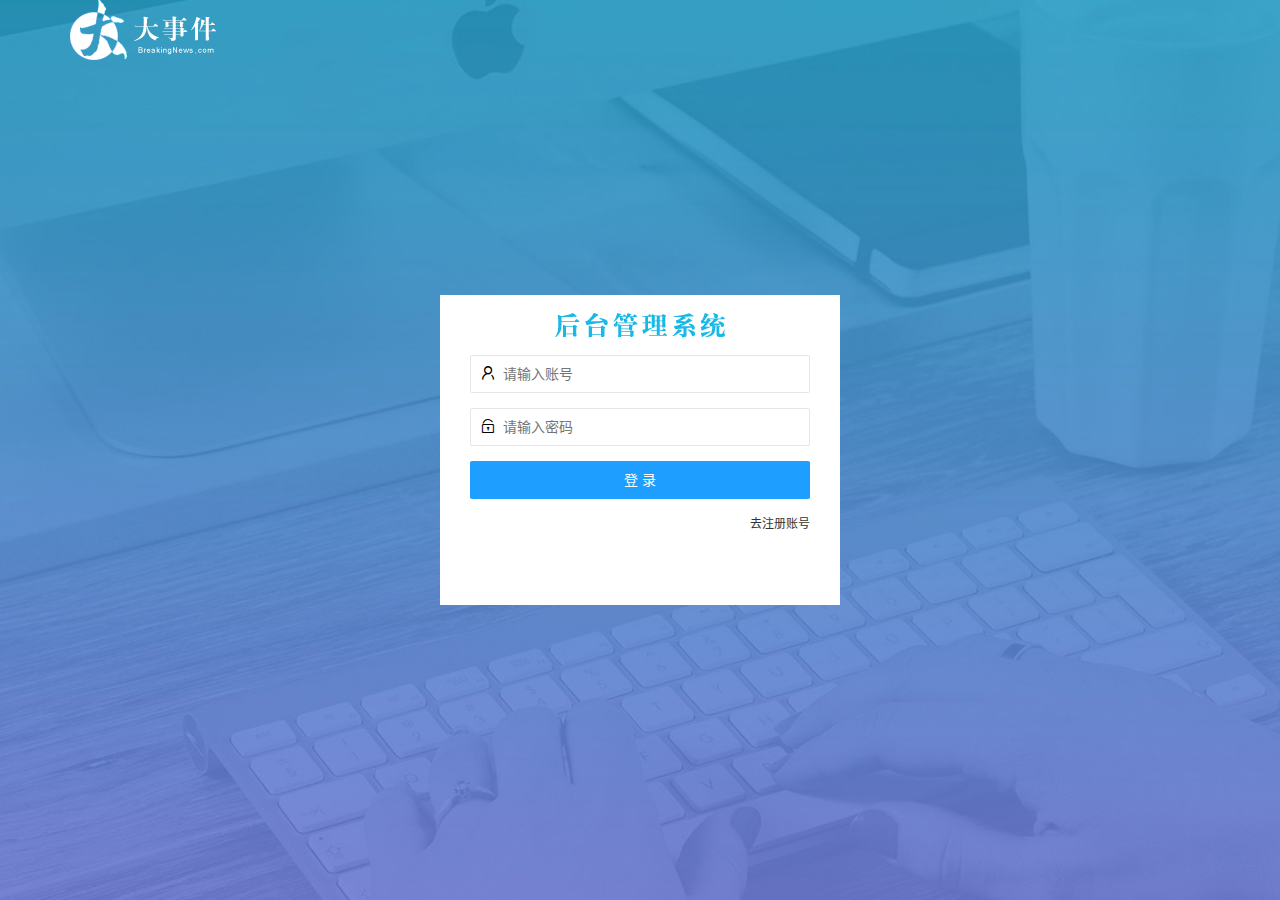
<file: login.html>
<!DOCTYPE html>
<html lang="zh-CN">

<head>
    <meta charset="UTF-8">
    <meta name="viewport" content="width=device-width, initial-scale=1.0">
    <title>大事件/注册</title>
    <link rel="stylesheet" href="./assets/lib/layui/css/layui.css">
    <link rel="stylesheet" href="./assets/css/login.css">
    <script src="./assets/lib/jquery.js"></script>
    <script src="./assets/lib/layui/layui.all.js"></script>

    <script src="./assets/js/login.js"></script>

</head>

<body>
    <!-- logo部分 -->
    <div class="layui-main">
        <img src="./assets/images/logo.png" alt="">
    </div>
    <!-- 登录BOX制作 -->
    <div class="loginBox">
        <div class="title-box"></div>

        <!-- 登录的div -->
        <div class="login-box">
            <form class="layui-form" id="login-form">
                <!-- 提示：如果你不想用form，你可以换成div等任何一个普通元素 -->
                <div class="layui-form-item">
                    <i class="layui-icon layui-icon-username"></i>
                    <input type="text" name="username" placeholder="请输入账号" required lay-verify="required"
                        autocomplete="off" class="layui-input">
                </div>
                <div class="layui-form-item">
                    <i class="layui-icon layui-icon-password"></i>
                    <input type="password" name="password" placeholder="请输入密码" required lay-verify="required"
                        autocomplete="off" class="layui-input">
                </div>
                <div class="layui-form-item">
                    <button class="layui-btn layui-btn-fluid layui-btn-normal" lay-submit lay-filter="*">登 录</button>
                </div>
                <div class="layui-form-item links">
                    <a href="javascript:;" id="link_reg">去注册账号</a>
                </div>

            </form>
        </div>
        <!-- 注册的div -->
        <div class="reg-box">
            <form class="layui-form" id="reg-form">
                <!-- 提示：如果你不想用form，你可以换成div等任何一个普通元素 -->
                <div class="layui-form-item">
                    <i class="layui-icon layui-icon-username"></i>
                    <input type="text" name="username" placeholder="请输入账号" required lay-verify="required"
                        autocomplete="off" class="layui-input">
                </div>
                <div class="layui-form-item">
                    <i class="layui-icon layui-icon-password"></i>
                    <input type="password" name="password" placeholder="请输入密码" required lay-verify="required"
                        autocomplete="off" class="layui-input">
                </div>
                <div class="layui-form-item">
                    <i class="layui-icon layui-icon-password"></i>
                    <input type="password" name="repassword" placeholder="再次确认密码" required
                        lay-verify="required|pwd|repwd" autocomplete="off" class="layui-input">
                </div>
                <div class="layui-form-item">
                    <button class="layui-btn layui-btn-fluid layui-btn-normal" lay-submit lay-filter="*">注 册</button>
                </div>
                <div class="layui-form-item links">
                    <a href="javascript:;" id="link_login">去登录</a>
                </div>

            </form>
        </div>
    </div>
</body>

</html>
</file>
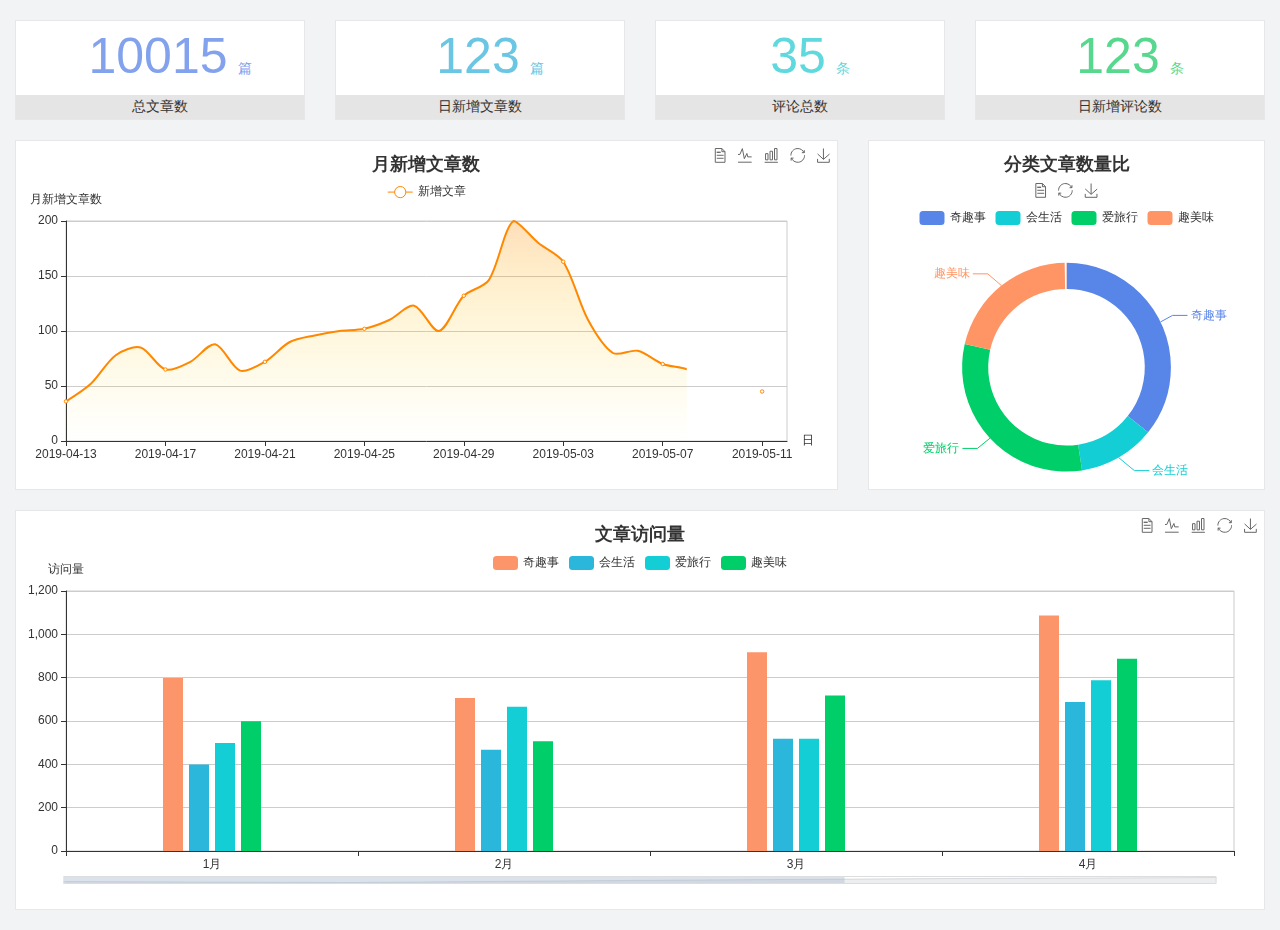
<file: home/dashboard.html>
<!DOCTYPE html>
<html lang="en">

<head>
  <meta charset="UTF-8">
  <meta name="viewport" content="width=device-width, initial-scale=1.0">
  <meta http-equiv="X-UA-Compatible" content="ie=edge">
  <title>图表统计</title>
  <link rel="stylesheet" href="../assets/lib/bootstrap.css" />
  <link rel="stylesheet" href="../assets/lib/main.css" />
  <script src="../assets/lib/jquery.js"></script>
  <script type="text/javascript" src="../assets/lib/echarts.min.js"></script>
</head>

<body>
  <div class="container-fluid">
    <div class="row spannel_list">
      <div class="col-sm-3 col-xs-6">
        <div class="spannel">
          <em>10015</em><span>篇</span>
          <b>总文章数</b>
        </div>
      </div>
      <div class="col-sm-3 col-xs-6">
        <div class="spannel scolor01">
          <em>123</em><span>篇</span>
          <b>日新增文章数</b>
        </div>
      </div>
      <div class="col-sm-3 col-xs-6">
        <div class="spannel scolor02">
          <em>35</em><span>条</span>
          <b>评论总数</b>
        </div>
      </div>
      <div class="col-sm-3 col-xs-6">
        <div class="spannel scolor03">
          <em>123</em><span>条</span>
          <b>日新增评论数</b>
        </div>
      </div>
    </div>
  </div>

  <div class="container-fluid">
    <div class="row curve-pie">
      <div class="col-lg-8 col-md-8">
        <div class="gragh_pannel" id="curve_show"></div>
      </div>
      <div class="col-lg-4 col-md-4">
        <div class="gragh_pannel" id="pie_show"></div>
      </div>
    </div>
  </div>

  <div class="container-fluid">
    <div class="column_pannel" id="column_show"></div>
  </div>

  <script>
    var oChart = echarts.init(document.getElementById('curve_show'));
    var aList_all = [
      { 'count': 36, 'date': '2019-04-13' },
      { 'count': 52, 'date': '2019-04-14' },
      { 'count': 78, 'date': '2019-04-15' },
      { 'count': 85, 'date': '2019-04-16' },
      { 'count': 65, 'date': '2019-04-17' },
      { 'count': 72, 'date': '2019-04-18' },
      { 'count': 88, 'date': '2019-04-19' },
      { 'count': 64, 'date': '2019-04-20' },
      { 'count': 72, 'date': '2019-04-21' },
      { 'count': 90, 'date': '2019-04-22' },
      { 'count': 96, 'date': '2019-04-23' },
      { 'count': 100, 'date': '2019-04-24' },
      { 'count': 102, 'date': '2019-04-25' },
      { 'count': 110, 'date': '2019-04-26' },
      { 'count': 123, 'date': '2019-04-27' },
      { 'count': 100, 'date': '2019-04-28' },
      { 'count': 132, 'date': '2019-04-29' },
      { 'count': 146, 'date': '2019-04-30' },
      { 'count': 200, 'date': '2019-05-01' },
      { 'count': 180, 'date': '2019-05-02' },
      { 'count': 163, 'date': '2019-05-03' },
      { 'count': 110, 'date': '2019-05-04' },
      { 'count': 80, 'date': '2019-05-05' },
      { 'count': 82, 'date': '2019-05-06' },
      { 'count': 70, 'date': '2019-05-07' },
      { 'count': 65, 'date': '2019-05-08' },
      { 'count': 54, 'date': '2019-05-09' },
      { 'count': 40, 'date': '2019-05-10' },
      { 'count': 45, 'date': '2019-05-11' },
      { 'count': 38, 'date': '2019-05-12' },
    ];

    let aCount = [];
    let aDate = [];

    for (var i = 0; i < aList_all.length; i++) {
      aCount.push(aList_all[i].count);
      aDate.push(aList_all[i].date);
    }

    var chartopt = {
      title: {
        text: '月新增文章数',
        left: 'center',
        top: '10'
      },
      tooltip: {
        trigger: 'axis'
      },
      legend: {
        data: ['新增文章'],
        top: '40'
      },
      toolbox: {
        show: true,
        feature: {
          mark: { show: true },
          dataView: { show: true, readOnly: false },
          magicType: { show: true, type: ['line', 'bar'] },
          restore: { show: true },
          saveAsImage: { show: true }
        }
      },
      calculable: true,
      xAxis: [
        {
          name: '日',
          type: 'category',
          boundaryGap: false,
          data: aDate
        }
      ],
      yAxis: [
        {
          name: '月新增文章数',
          type: 'value'
        }
      ],
      series: [
        {
          name: '新增文章',
          type: 'line',
          smooth: true,
          itemStyle: { normal: { areaStyle: { type: 'default' }, color: '#f80' }, lineStyle: { color: '#f80' } },
          data: aCount
        }],
      areaStyle: {
        normal: {
          color: new echarts.graphic.LinearGradient(0, 0, 0, 1, [{
            offset: 0,
            color: 'rgba(255,136,0,0.39)'
          }, {
            offset: .34,
            color: 'rgba(255,180,0,0.25)'
          }, {
            offset: 1,
            color: 'rgba(255,222,0,0.00)'
          }])

        }
      },
      grid: {
        show: true,
        x: 50,
        x2: 50,
        y: 80,
        height: 220
      }
    };

    oChart.setOption(chartopt);


    var oPie = echarts.init(document.getElementById('pie_show'));
    var oPieopt =
    {
      title: {
        top: 10,
        text: '分类文章数量比',
        x: 'center'
      },
      tooltip: {
        trigger: 'item',
        formatter: "{a} <br/>{b} : {c} ({d}%)"
      },
      color: ['#5885e8', '#13cfd5', '#00ce68', '#ff9565'],
      legend: {
        x: 'center',
        top: 65,
        data: ['奇趣事', '会生活', '爱旅行', '趣美味']
      },
      toolbox: {
        show: true,
        x: 'center',
        top: 35,
        feature: {
          mark: { show: true },
          dataView: { show: true, readOnly: false },
          magicType: {
            show: true,
            type: ['pie', 'funnel'],
            option: {
              funnel: {
                x: '25%',
                width: '50%',
                funnelAlign: 'left',
                max: 1548
              }
            }
          },
          restore: { show: true },
          saveAsImage: { show: true }
        }
      },
      calculable: true,
      series: [
        {
          name: '访问来源',
          type: 'pie',
          radius: ['45%', '60%'],
          center: ['50%', '65%'],
          data: [
            { value: 300, name: '奇趣事' },
            { value: 100, name: '会生活' },
            { value: 260, name: '爱旅行' },
            { value: 180, name: '趣美味' }
          ]
        }
      ]
    };
    oPie.setOption(oPieopt);



    var oColumn = this.echarts.init(document.getElementById('column_show'));
    var oColumnopt =
    {
      title: {
        text: '文章访问量',
        left: 'center',
        top: '10'
      },
      tooltip: {
        trigger: 'axis'
      },
      legend: {
        data: ['奇趣事', '会生活', '爱旅行', '趣美味'],
        top: '40'
      },
      toolbox: {
        show: true,
        feature: {
          mark: { show: true },
          dataView: { show: true, readOnly: false },
          magicType: { show: true, type: ['line', 'bar'] },
          restore: { show: true },
          saveAsImage: { show: true }
        }
      },
      calculable: true,
      xAxis: [
        {
          type: 'category',
          data: ['1月', '2月', '3月', '4月', '5月']
        }
      ],
      yAxis: [
        {
          name: '访问量',
          type: 'value'
        }
      ],
      series: [
        {
          name: '奇趣事',
          type: 'bar',
          barWidth: 20,
          itemStyle: {
            normal: { areaStyle: { type: 'default' }, color: '#fd956a' }
          },
          data: [800, 708, 920, 1090, 1200]
        },
        {
          name: '会生活',
          type: 'bar',
          barWidth: 20,
          itemStyle: {
            normal: { areaStyle: { type: 'default' }, color: '#2bb6db' }
          },
          data: [400, 468, 520, 690, 800]
        },
        {
          name: '爱旅行',
          type: 'bar',
          barWidth: 20,
          itemStyle: {
            normal: { areaStyle: { type: 'default' }, color: '#13cfd5' }
          },
          data: [500, 668, 520, 790, 900]
        },
        {
          name: '趣美味',
          type: 'bar',
          barWidth: 20,
          itemStyle: {
            normal: { areaStyle: { type: 'default' }, color: '#00ce68' }
          },
          data: [600, 508, 720, 890, 1000]
        }
      ],
      grid: {
        show: true,
        x: 50,
        x2: 30,
        y: 80,
        height: 260
      },
      dataZoom: [//给x轴设置滚动条
        {
          start: 0,//默认为0
          end: 100 - 1000 / 31,//默认为100
          type: 'slider',
          show: true,
          xAxisIndex: [0],
          handleSize: 0,//滑动条的 左右2个滑动条的大小
          height: 8,//组件高度
          left: 45, //左边的距离
          right: 50,//右边的距离
          bottom: 26,//右边的距离
          handleColor: '#ddd',//h滑动图标的颜色
          handleStyle: {
            borderColor: "#cacaca",
            borderWidth: "1",
            shadowBlur: 2,
            background: "#ddd",
            shadowColor: "#ddd",
          }
        }]
    };
    oColumn.setOption(oColumnopt);
  </script>
</body>

</html>
</file>
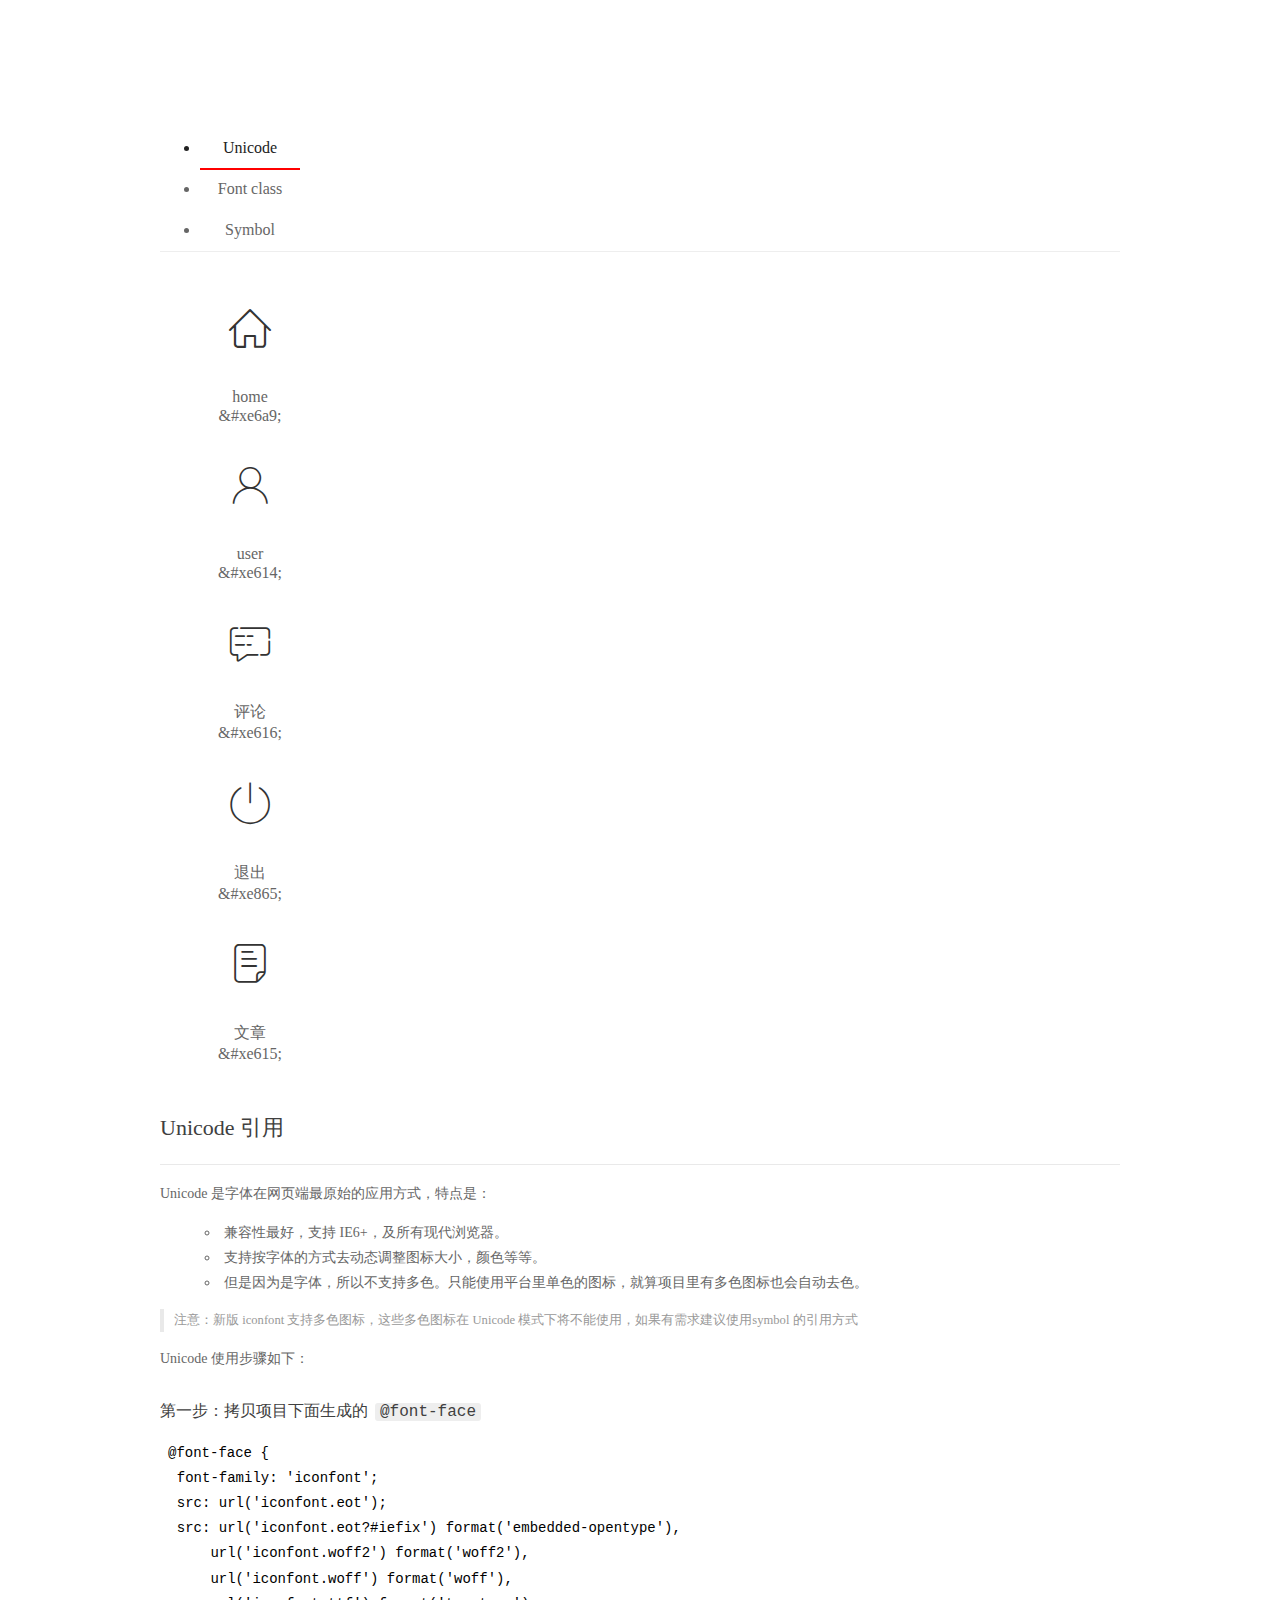
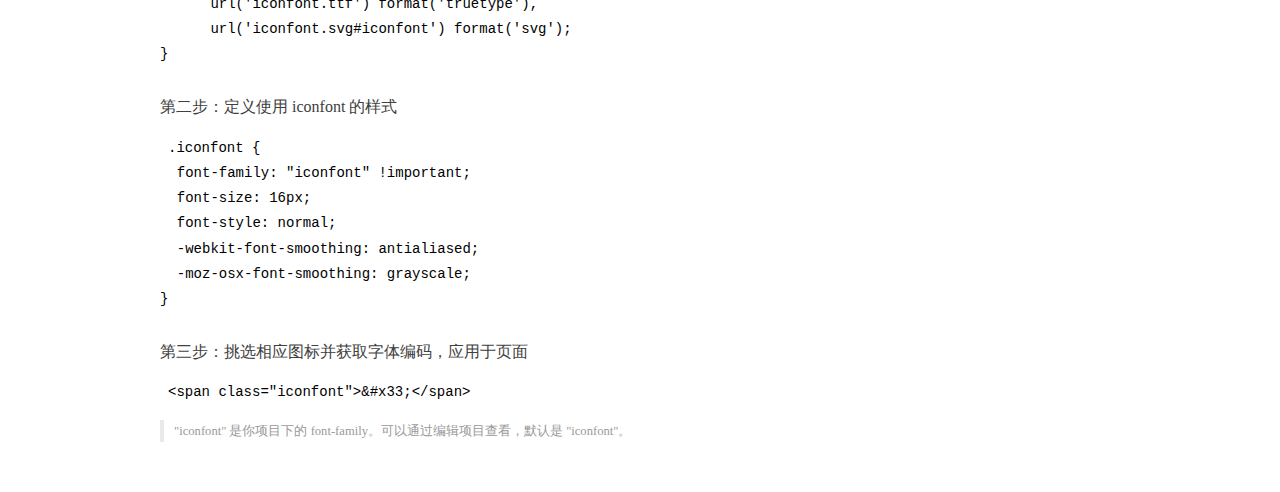
<file: assets/fonts/demo_index.html>
<!DOCTYPE html>
<html>
<head>
  <meta charset="utf-8"/>
  <title>IconFont Demo</title>
  <link rel="shortcut icon" href="https://gtms04.alicdn.com/tps/i4/TB1_oz6GVXXXXaFXpXXJDFnIXXX-64-64.ico" type="image/x-icon"/>
  <link rel="stylesheet" href="https://g.alicdn.com/thx/cube/1.3.2/cube.min.css">
  <link rel="stylesheet" href="demo.css">
  <link rel="stylesheet" href="iconfont.css">
  <script src="iconfont.js"></script>
  <!-- jQuery -->
  <script src="https://a1.alicdn.com/oss/uploads/2018/12/26/7bfddb60-08e8-11e9-9b04-53e73bb6408b.js"></script>
  <!-- 代码高亮 -->
  <script src="https://a1.alicdn.com/oss/uploads/2018/12/26/a3f714d0-08e6-11e9-8a15-ebf944d7534c.js"></script>
</head>
<body>
  <div class="main">
    <h1 class="logo"><a href="https://www.iconfont.cn/" title="iconfont 首页" target="_blank">&#xe86b;</a></h1>
    <div class="nav-tabs">
      <ul id="tabs" class="dib-box">
        <li class="dib active"><span>Unicode</span></li>
        <li class="dib"><span>Font class</span></li>
        <li class="dib"><span>Symbol</span></li>
      </ul>
      
    </div>
    <div class="tab-container">
      <div class="content unicode" style="display: block;">
          <ul class="icon_lists dib-box">
          
            <li class="dib">
              <span class="icon iconfont">&#xe6a9;</span>
                <div class="name">home</div>
                <div class="code-name">&amp;#xe6a9;</div>
              </li>
          
            <li class="dib">
              <span class="icon iconfont">&#xe614;</span>
                <div class="name">user</div>
                <div class="code-name">&amp;#xe614;</div>
              </li>
          
            <li class="dib">
              <span class="icon iconfont">&#xe616;</span>
                <div class="name">评论</div>
                <div class="code-name">&amp;#xe616;</div>
              </li>
          
            <li class="dib">
              <span class="icon iconfont">&#xe865;</span>
                <div class="name">退出</div>
                <div class="code-name">&amp;#xe865;</div>
              </li>
          
            <li class="dib">
              <span class="icon iconfont">&#xe615;</span>
                <div class="name">文章</div>
                <div class="code-name">&amp;#xe615;</div>
              </li>
          
          </ul>
          <div class="article markdown">
          <h2 id="unicode-">Unicode 引用</h2>
          <hr>

          <p>Unicode 是字体在网页端最原始的应用方式，特点是：</p>
          <ul>
            <li>兼容性最好，支持 IE6+，及所有现代浏览器。</li>
            <li>支持按字体的方式去动态调整图标大小，颜色等等。</li>
            <li>但是因为是字体，所以不支持多色。只能使用平台里单色的图标，就算项目里有多色图标也会自动去色。</li>
          </ul>
          <blockquote>
            <p>注意：新版 iconfont 支持多色图标，这些多色图标在 Unicode 模式下将不能使用，如果有需求建议使用symbol 的引用方式</p>
          </blockquote>
          <p>Unicode 使用步骤如下：</p>
          <h3 id="-font-face">第一步：拷贝项目下面生成的 <code>@font-face</code></h3>
<pre><code class="language-css"
>@font-face {
  font-family: 'iconfont';
  src: url('iconfont.eot');
  src: url('iconfont.eot?#iefix') format('embedded-opentype'),
      url('iconfont.woff2') format('woff2'),
      url('iconfont.woff') format('woff'),
      url('iconfont.ttf') format('truetype'),
      url('iconfont.svg#iconfont') format('svg');
}
</code></pre>
          <h3 id="-iconfont-">第二步：定义使用 iconfont 的样式</h3>
<pre><code class="language-css"
>.iconfont {
  font-family: "iconfont" !important;
  font-size: 16px;
  font-style: normal;
  -webkit-font-smoothing: antialiased;
  -moz-osx-font-smoothing: grayscale;
}
</code></pre>
          <h3 id="-">第三步：挑选相应图标并获取字体编码，应用于页面</h3>
<pre>
<code class="language-html"
>&lt;span class="iconfont"&gt;&amp;#x33;&lt;/span&gt;
</code></pre>
          <blockquote>
            <p>"iconfont" 是你项目下的 font-family。可以通过编辑项目查看，默认是 "iconfont"。</p>
          </blockquote>
          </div>
      </div>
      <div class="content font-class">
        <ul class="icon_lists dib-box">
          
          <li class="dib">
            <span class="icon iconfont icon-home"></span>
            <div class="name">
              home
            </div>
            <div class="code-name">.icon-home
            </div>
          </li>
          
          <li class="dib">
            <span class="icon iconfont icon-user"></span>
            <div class="name">
              user
            </div>
            <div class="code-name">.icon-user
            </div>
          </li>
          
          <li class="dib">
            <span class="icon iconfont icon-pinglun"></span>
            <div class="name">
              评论
            </div>
            <div class="code-name">.icon-pinglun
            </div>
          </li>
          
          <li class="dib">
            <span class="icon iconfont icon-tuichu"></span>
            <div class="name">
              退出
            </div>
            <div class="code-name">.icon-tuichu
            </div>
          </li>
          
          <li class="dib">
            <span class="icon iconfont icon-16"></span>
            <div class="name">
              文章
            </div>
            <div class="code-name">.icon-16
            </div>
          </li>
          
        </ul>
        <div class="article markdown">
        <h2 id="font-class-">font-class 引用</h2>
        <hr>

        <p>font-class 是 Unicode 使用方式的一种变种，主要是解决 Unicode 书写不直观，语意不明确的问题。</p>
        <p>与 Unicode 使用方式相比，具有如下特点：</p>
        <ul>
          <li>兼容性良好，支持 IE8+，及所有现代浏览器。</li>
          <li>相比于 Unicode 语意明确，书写更直观。可以很容易分辨这个 icon 是什么。</li>
          <li>因为使用 class 来定义图标，所以当要替换图标时，只需要修改 class 里面的 Unicode 引用。</li>
          <li>不过因为本质上还是使用的字体，所以多色图标还是不支持的。</li>
        </ul>
        <p>使用步骤如下：</p>
        <h3 id="-fontclass-">第一步：引入项目下面生成的 fontclass 代码：</h3>
<pre><code class="language-html">&lt;link rel="stylesheet" href="./iconfont.css"&gt;
</code></pre>
        <h3 id="-">第二步：挑选相应图标并获取类名，应用于页面：</h3>
<pre><code class="language-html">&lt;span class="iconfont icon-xxx"&gt;&lt;/span&gt;
</code></pre>
        <blockquote>
          <p>"
            iconfont" 是你项目下的 font-family。可以通过编辑项目查看，默认是 "iconfont"。</p>
        </blockquote>
      </div>
      </div>
      <div class="content symbol">
          <ul class="icon_lists dib-box">
          
            <li class="dib">
                <svg class="icon svg-icon" aria-hidden="true">
                  <use xlink:href="#icon-home"></use>
                </svg>
                <div class="name">home</div>
                <div class="code-name">#icon-home</div>
            </li>
          
            <li class="dib">
                <svg class="icon svg-icon" aria-hidden="true">
                  <use xlink:href="#icon-user"></use>
                </svg>
                <div class="name">user</div>
                <div class="code-name">#icon-user</div>
            </li>
          
            <li class="dib">
                <svg class="icon svg-icon" aria-hidden="true">
                  <use xlink:href="#icon-pinglun"></use>
                </svg>
                <div class="name">评论</div>
                <div class="code-name">#icon-pinglun</div>
            </li>
          
            <li class="dib">
                <svg class="icon svg-icon" aria-hidden="true">
                  <use xlink:href="#icon-tuichu"></use>
                </svg>
                <div class="name">退出</div>
                <div class="code-name">#icon-tuichu</div>
            </li>
          
            <li class="dib">
                <svg class="icon svg-icon" aria-hidden="true">
                  <use xlink:href="#icon-16"></use>
                </svg>
                <div class="name">文章</div>
                <div class="code-name">#icon-16</div>
            </li>
          
          </ul>
          <div class="article markdown">
          <h2 id="symbol-">Symbol 引用</h2>
          <hr>

          <p>这是一种全新的使用方式，应该说这才是未来的主流，也是平台目前推荐的用法。相关介绍可以参考这篇<a href="">文章</a>
            这种用法其实是做了一个 SVG 的集合，与另外两种相比具有如下特点：</p>
          <ul>
            <li>支持多色图标了，不再受单色限制。</li>
            <li>通过一些技巧，支持像字体那样，通过 <code>font-size</code>, <code>color</code> 来调整样式。</li>
            <li>兼容性较差，支持 IE9+，及现代浏览器。</li>
            <li>浏览器渲染 SVG 的性能一般，还不如 png。</li>
          </ul>
          <p>使用步骤如下：</p>
          <h3 id="-symbol-">第一步：引入项目下面生成的 symbol 代码：</h3>
<pre><code class="language-html">&lt;script src="./iconfont.js"&gt;&lt;/script&gt;
</code></pre>
          <h3 id="-css-">第二步：加入通用 CSS 代码（引入一次就行）：</h3>
<pre><code class="language-html">&lt;style&gt;
.icon {
  width: 1em;
  height: 1em;
  vertical-align: -0.15em;
  fill: currentColor;
  overflow: hidden;
}
&lt;/style&gt;
</code></pre>
          <h3 id="-">第三步：挑选相应图标并获取类名，应用于页面：</h3>
<pre><code class="language-html">&lt;svg class="icon" aria-hidden="true"&gt;
  &lt;use xlink:href="#icon-xxx"&gt;&lt;/use&gt;
&lt;/svg&gt;
</code></pre>
          </div>
      </div>

    </div>
  </div>
  <script>
  $(document).ready(function () {
      $('.tab-container .content:first').show()

      $('#tabs li').click(function (e) {
        var tabContent = $('.tab-container .content')
        var index = $(this).index()

        if ($(this).hasClass('active')) {
          return
        } else {
          $('#tabs li').removeClass('active')
          $(this).addClass('active')

          tabContent.hide().eq(index).fadeIn()
        }
      })
    })
  </script>
</body>
</html>
</file>
<file: assets/lib/layui/css/layui.css>
/** layui-v2.5.5 MIT License By https://www.layui.com */
 .layui-inline,img{display:inline-block;vertical-align:middle}h1,h2,h3,h4,h5,h6{font-weight:400}.layui-edge,.layui-header,.layui-inline,.layui-main{position:relative}.layui-body,.layui-edge,.layui-elip{overflow:hidden}.layui-btn,.layui-edge,.layui-inline,img{vertical-align:middle}.layui-btn,.layui-disabled,.layui-icon,.layui-unselect{-moz-user-select:none;-webkit-user-select:none;-ms-user-select:none}.layui-elip,.layui-form-checkbox span,.layui-form-pane .layui-form-label{text-overflow:ellipsis;white-space:nowrap}.layui-breadcrumb,.layui-tree-btnGroup{visibility:hidden}blockquote,body,button,dd,div,dl,dt,form,h1,h2,h3,h4,h5,h6,input,li,ol,p,pre,td,textarea,th,ul{margin:0;padding:0;-webkit-tap-highlight-color:rgba(0,0,0,0)}a:active,a:hover{outline:0}img{border:none}li{list-style:none}table{border-collapse:collapse;border-spacing:0}h4,h5,h6{font-size:100%}button,input,optgroup,option,select,textarea{font-family:inherit;font-size:inherit;font-style:inherit;font-weight:inherit;outline:0}pre{white-space:pre-wrap;white-space:-moz-pre-wrap;white-space:-pre-wrap;white-space:-o-pre-wrap;word-wrap:break-word}body{line-height:24px;font:14px Helvetica Neue,Helvetica,PingFang SC,Tahoma,Arial,sans-serif}hr{height:1px;margin:10px 0;border:0;clear:both}a{color:#333;text-decoration:none}a:hover{color:#777}a cite{font-style:normal;*cursor:pointer}.layui-border-box,.layui-border-box *{box-sizing:border-box}.layui-box,.layui-box *{box-sizing:content-box}.layui-clear{clear:both;*zoom:1}.layui-clear:after{content:'\20';clear:both;*zoom:1;display:block;height:0}.layui-inline{*display:inline;*zoom:1}.layui-edge{display:inline-block;width:0;height:0;border-width:6px;border-style:dashed;border-color:transparent}.layui-edge-top{top:-4px;border-bottom-color:#999;border-bottom-style:solid}.layui-edge-right{border-left-color:#999;border-left-style:solid}.layui-edge-bottom{top:2px;border-top-color:#999;border-top-style:solid}.layui-edge-left{border-right-color:#999;border-right-style:solid}.layui-disabled,.layui-disabled:hover{color:#d2d2d2!important;cursor:not-allowed!important}.layui-circle{border-radius:100%}.layui-show{display:block!important}.layui-hide{display:none!important}@font-face{font-family:layui-icon;src:url(../font/iconfont.eot?v=250);src:url(../font/iconfont.eot?v=250#iefix) format('embedded-opentype'),url(../font/iconfont.woff2?v=250) format('woff2'),url(../font/iconfont.woff?v=250) format('woff'),url(../font/iconfont.ttf?v=250) format('truetype'),url(../font/iconfont.svg?v=250#layui-icon) format('svg')}.layui-icon{font-family:layui-icon!important;font-size:16px;font-style:normal;-webkit-font-smoothing:antialiased;-moz-osx-font-smoothing:grayscale}.layui-icon-reply-fill:before{content:"\e611"}.layui-icon-set-fill:before{content:"\e614"}.layui-icon-menu-fill:before{content:"\e60f"}.layui-icon-search:before{content:"\e615"}.layui-icon-share:before{content:"\e641"}.layui-icon-set-sm:before{content:"\e620"}.layui-icon-engine:before{content:"\e628"}.layui-icon-close:before{content:"\1006"}.layui-icon-close-fill:before{content:"\1007"}.layui-icon-chart-screen:before{content:"\e629"}.layui-icon-star:before{content:"\e600"}.layui-icon-circle-dot:before{content:"\e617"}.layui-icon-chat:before{content:"\e606"}.layui-icon-release:before{content:"\e609"}.layui-icon-list:before{content:"\e60a"}.layui-icon-chart:before{content:"\e62c"}.layui-icon-ok-circle:before{content:"\1005"}.layui-icon-layim-theme:before{content:"\e61b"}.layui-icon-table:before{content:"\e62d"}.layui-icon-right:before{content:"\e602"}.layui-icon-left:before{content:"\e603"}.layui-icon-cart-simple:before{content:"\e698"}.layui-icon-face-cry:before{content:"\e69c"}.layui-icon-face-smile:before{content:"\e6af"}.layui-icon-survey:before{content:"\e6b2"}.layui-icon-tree:before{content:"\e62e"}.layui-icon-upload-circle:before{content:"\e62f"}.layui-icon-add-circle:before{content:"\e61f"}.layui-icon-download-circle:before{content:"\e601"}.layui-icon-templeate-1:before{content:"\e630"}.layui-icon-util:before{content:"\e631"}.layui-icon-face-surprised:before{content:"\e664"}.layui-icon-edit:before{content:"\e642"}.layui-icon-speaker:before{content:"\e645"}.layui-icon-down:before{content:"\e61a"}.layui-icon-file:before{content:"\e621"}.layui-icon-layouts:before{content:"\e632"}.layui-icon-rate-half:before{content:"\e6c9"}.layui-icon-add-circle-fine:before{content:"\e608"}.layui-icon-prev-circle:before{content:"\e633"}.layui-icon-read:before{content:"\e705"}.layui-icon-404:before{content:"\e61c"}.layui-icon-carousel:before{content:"\e634"}.layui-icon-help:before{content:"\e607"}.layui-icon-code-circle:before{content:"\e635"}.layui-icon-water:before{content:"\e636"}.layui-icon-username:before{content:"\e66f"}.layui-icon-find-fill:before{content:"\e670"}.layui-icon-about:before{content:"\e60b"}.layui-icon-location:before{content:"\e715"}.layui-icon-up:before{content:"\e619"}.layui-icon-pause:before{content:"\e651"}.layui-icon-date:before{content:"\e637"}.layui-icon-layim-uploadfile:before{content:"\e61d"}.layui-icon-delete:before{content:"\e640"}.layui-icon-play:before{content:"\e652"}.layui-icon-top:before{content:"\e604"}.layui-icon-friends:before{content:"\e612"}.layui-icon-refresh-3:before{content:"\e9aa"}.layui-icon-ok:before{content:"\e605"}.layui-icon-layer:before{content:"\e638"}.layui-icon-face-smile-fine:before{content:"\e60c"}.layui-icon-dollar:before{content:"\e659"}.layui-icon-group:before{content:"\e613"}.layui-icon-layim-download:before{content:"\e61e"}.layui-icon-picture-fine:before{content:"\e60d"}.layui-icon-link:before{content:"\e64c"}.layui-icon-diamond:before{content:"\e735"}.layui-icon-log:before{content:"\e60e"}.layui-icon-rate-solid:before{content:"\e67a"}.layui-icon-fonts-del:before{content:"\e64f"}.layui-icon-unlink:before{content:"\e64d"}.layui-icon-fonts-clear:before{content:"\e639"}.layui-icon-triangle-r:before{content:"\e623"}.layui-icon-circle:before{content:"\e63f"}.layui-icon-radio:before{content:"\e643"}.layui-icon-align-center:before{content:"\e647"}.layui-icon-align-right:before{content:"\e648"}.layui-icon-align-left:before{content:"\e649"}.layui-icon-loading-1:before{content:"\e63e"}.layui-icon-return:before{content:"\e65c"}.layui-icon-fonts-strong:before{content:"\e62b"}.layui-icon-upload:before{content:"\e67c"}.layui-icon-dialogue:before{content:"\e63a"}.layui-icon-video:before{content:"\e6ed"}.layui-icon-headset:before{content:"\e6fc"}.layui-icon-cellphone-fine:before{content:"\e63b"}.layui-icon-add-1:before{content:"\e654"}.layui-icon-face-smile-b:before{content:"\e650"}.layui-icon-fonts-html:before{content:"\e64b"}.layui-icon-form:before{content:"\e63c"}.layui-icon-cart:before{content:"\e657"}.layui-icon-camera-fill:before{content:"\e65d"}.layui-icon-tabs:before{content:"\e62a"}.layui-icon-fonts-code:before{content:"\e64e"}.layui-icon-fire:before{content:"\e756"}.layui-icon-set:before{content:"\e716"}.layui-icon-fonts-u:before{content:"\e646"}.layui-icon-triangle-d:before{content:"\e625"}.layui-icon-tips:before{content:"\e702"}.layui-icon-picture:before{content:"\e64a"}.layui-icon-more-vertical:before{content:"\e671"}.layui-icon-flag:before{content:"\e66c"}.layui-icon-loading:before{content:"\e63d"}.layui-icon-fonts-i:before{content:"\e644"}.layui-icon-refresh-1:before{content:"\e666"}.layui-icon-rmb:before{content:"\e65e"}.layui-icon-home:before{content:"\e68e"}.layui-icon-user:before{content:"\e770"}.layui-icon-notice:before{content:"\e667"}.layui-icon-login-weibo:before{content:"\e675"}.layui-icon-voice:before{content:"\e688"}.layui-icon-upload-drag:before{content:"\e681"}.layui-icon-login-qq:before{content:"\e676"}.layui-icon-snowflake:before{content:"\e6b1"}.layui-icon-file-b:before{content:"\e655"}.layui-icon-template:before{content:"\e663"}.layui-icon-auz:before{content:"\e672"}.layui-icon-console:before{content:"\e665"}.layui-icon-app:before{content:"\e653"}.layui-icon-prev:before{content:"\e65a"}.layui-icon-website:before{content:"\e7ae"}.layui-icon-next:before{content:"\e65b"}.layui-icon-component:before{content:"\e857"}.layui-icon-more:before{content:"\e65f"}.layui-icon-login-wechat:before{content:"\e677"}.layui-icon-shrink-right:before{content:"\e668"}.layui-icon-spread-left:before{content:"\e66b"}.layui-icon-camera:before{content:"\e660"}.layui-icon-note:before{content:"\e66e"}.layui-icon-refresh:before{content:"\e669"}.layui-icon-female:before{content:"\e661"}.layui-icon-male:before{content:"\e662"}.layui-icon-password:before{content:"\e673"}.layui-icon-senior:before{content:"\e674"}.layui-icon-theme:before{content:"\e66a"}.layui-icon-tread:before{content:"\e6c5"}.layui-icon-praise:before{content:"\e6c6"}.layui-icon-star-fill:before{content:"\e658"}.layui-icon-rate:before{content:"\e67b"}.layui-icon-template-1:before{content:"\e656"}.layui-icon-vercode:before{content:"\e679"}.layui-icon-cellphone:before{content:"\e678"}.layui-icon-screen-full:before{content:"\e622"}.layui-icon-screen-restore:before{content:"\e758"}.layui-icon-cols:before{content:"\e610"}.layui-icon-export:before{content:"\e67d"}.layui-icon-print:before{content:"\e66d"}.layui-icon-slider:before{content:"\e714"}.layui-icon-addition:before{content:"\e624"}.layui-icon-subtraction:before{content:"\e67e"}.layui-icon-service:before{content:"\e626"}.layui-icon-transfer:before{content:"\e691"}.layui-main{width:1140px;margin:0 auto}.layui-header{z-index:1000;height:60px}.layui-header a:hover{transition:all .5s;-webkit-transition:all .5s}.layui-side{position:fixed;left:0;top:0;bottom:0;z-index:999;width:200px;overflow-x:hidden}.layui-side-scroll{position:relative;width:220px;height:100%;overflow-x:hidden}.layui-body{position:absolute;left:200px;right:0;top:0;bottom:0;z-index:998;width:auto;overflow-y:auto;box-sizing:border-box}.layui-layout-body{overflow:hidden}.layui-layout-admin .layui-header{background-color:#23262E}.layui-layout-admin .layui-side{top:60px;width:200px;overflow-x:hidden}.layui-layout-admin .layui-body{position:fixed;top:60px;bottom:44px}.layui-layout-admin .layui-main{width:auto;margin:0 15px}.layui-layout-admin .layui-footer{position:fixed;left:200px;right:0;bottom:0;height:44px;line-height:44px;padding:0 15px;background-color:#eee}.layui-layout-admin .layui-logo{position:absolute;left:0;top:0;width:200px;height:100%;line-height:60px;text-align:center;color:#009688;font-size:16px}.layui-layout-admin .layui-header .layui-nav{background:0 0}.layui-layout-left{position:absolute!important;left:200px;top:0}.layui-layout-right{position:absolute!important;right:0;top:0}.layui-container{position:relative;margin:0 auto;padding:0 15px;box-sizing:border-box}.layui-fluid{position:relative;margin:0 auto;padding:0 15px}.layui-row:after,.layui-row:before{content:'';display:block;clear:both}.layui-col-lg1,.layui-col-lg10,.layui-col-lg11,.layui-col-lg12,.layui-col-lg2,.layui-col-lg3,.layui-col-lg4,.layui-col-lg5,.layui-col-lg6,.layui-col-lg7,.layui-col-lg8,.layui-col-lg9,.layui-col-md1,.layui-col-md10,.layui-col-md11,.layui-col-md12,.layui-col-md2,.layui-col-md3,.layui-col-md4,.layui-col-md5,.layui-col-md6,.layui-col-md7,.layui-col-md8,.layui-col-md9,.layui-col-sm1,.layui-col-sm10,.layui-col-sm11,.layui-col-sm12,.layui-col-sm2,.layui-col-sm3,.layui-col-sm4,.layui-col-sm5,.layui-col-sm6,.layui-col-sm7,.layui-col-sm8,.layui-col-sm9,.layui-col-xs1,.layui-col-xs10,.layui-col-xs11,.layui-col-xs12,.layui-col-xs2,.layui-col-xs3,.layui-col-xs4,.layui-col-xs5,.layui-col-xs6,.layui-col-xs7,.layui-col-xs8,.layui-col-xs9{position:relative;display:block;box-sizing:border-box}.layui-col-xs1,.layui-col-xs10,.layui-col-xs11,.layui-col-xs12,.layui-col-xs2,.layui-col-xs3,.layui-col-xs4,.layui-col-xs5,.layui-col-xs6,.layui-col-xs7,.layui-col-xs8,.layui-col-xs9{float:left}.layui-col-xs1{width:8.33333333%}.layui-col-xs2{width:16.66666667%}.layui-col-xs3{width:25%}.layui-col-xs4{width:33.33333333%}.layui-col-xs5{width:41.66666667%}.layui-col-xs6{width:50%}.layui-col-xs7{width:58.33333333%}.layui-col-xs8{width:66.66666667%}.layui-col-xs9{width:75%}.layui-col-xs10{width:83.33333333%}.layui-col-xs11{width:91.66666667%}.layui-col-xs12{width:100%}.layui-col-xs-offset1{margin-left:8.33333333%}.layui-col-xs-offset2{margin-left:16.66666667%}.layui-col-xs-offset3{margin-left:25%}.layui-col-xs-offset4{margin-left:33.33333333%}.layui-col-xs-offset5{margin-left:41.66666667%}.layui-col-xs-offset6{margin-left:50%}.layui-col-xs-offset7{margin-left:58.33333333%}.layui-col-xs-offset8{margin-left:66.66666667%}.layui-col-xs-offset9{margin-left:75%}.layui-col-xs-offset10{margin-left:83.33333333%}.layui-col-xs-offset11{margin-left:91.66666667%}.layui-col-xs-offset12{margin-left:100%}@media screen and (max-width:768px){.layui-hide-xs{display:none!important}.layui-show-xs-block{display:block!important}.layui-show-xs-inline{display:inline!important}.layui-show-xs-inline-block{display:inline-block!important}}@media screen and (min-width:768px){.layui-container{width:750px}.layui-hide-sm{display:none!important}.layui-show-sm-block{display:block!important}.layui-show-sm-inline{display:inline!important}.layui-show-sm-inline-block{display:inline-block!important}.layui-col-sm1,.layui-col-sm10,.layui-col-sm11,.layui-col-sm12,.layui-col-sm2,.layui-col-sm3,.layui-col-sm4,.layui-col-sm5,.layui-col-sm6,.layui-col-sm7,.layui-col-sm8,.layui-col-sm9{float:left}.layui-col-sm1{width:8.33333333%}.layui-col-sm2{width:16.66666667%}.layui-col-sm3{width:25%}.layui-col-sm4{width:33.33333333%}.layui-col-sm5{width:41.66666667%}.layui-col-sm6{width:50%}.layui-col-sm7{width:58.33333333%}.layui-col-sm8{width:66.66666667%}.layui-col-sm9{width:75%}.layui-col-sm10{width:83.33333333%}.layui-col-sm11{width:91.66666667%}.layui-col-sm12{width:100%}.layui-col-sm-offset1{margin-left:8.33333333%}.layui-col-sm-offset2{margin-left:16.66666667%}.layui-col-sm-offset3{margin-left:25%}.layui-col-sm-offset4{margin-left:33.33333333%}.layui-col-sm-offset5{margin-left:41.66666667%}.layui-col-sm-offset6{margin-left:50%}.layui-col-sm-offset7{margin-left:58.33333333%}.layui-col-sm-offset8{margin-left:66.66666667%}.layui-col-sm-offset9{margin-left:75%}.layui-col-sm-offset10{margin-left:83.33333333%}.layui-col-sm-offset11{margin-left:91.66666667%}.layui-col-sm-offset12{margin-left:100%}}@media screen and (min-width:992px){.layui-container{width:970px}.layui-hide-md{display:none!important}.layui-show-md-block{display:block!important}.layui-show-md-inline{display:inline!important}.layui-show-md-inline-block{display:inline-block!important}.layui-col-md1,.layui-col-md10,.layui-col-md11,.layui-col-md12,.layui-col-md2,.layui-col-md3,.layui-col-md4,.layui-col-md5,.layui-col-md6,.layui-col-md7,.layui-col-md8,.layui-col-md9{float:left}.layui-col-md1{width:8.33333333%}.layui-col-md2{width:16.66666667%}.layui-col-md3{width:25%}.layui-col-md4{width:33.33333333%}.layui-col-md5{width:41.66666667%}.layui-col-md6{width:50%}.layui-col-md7{width:58.33333333%}.layui-col-md8{width:66.66666667%}.layui-col-md9{width:75%}.layui-col-md10{width:83.33333333%}.layui-col-md11{width:91.66666667%}.layui-col-md12{width:100%}.layui-col-md-offset1{margin-left:8.33333333%}.layui-col-md-offset2{margin-left:16.66666667%}.layui-col-md-offset3{margin-left:25%}.layui-col-md-offset4{margin-left:33.33333333%}.layui-col-md-offset5{margin-left:41.66666667%}.layui-col-md-offset6{margin-left:50%}.layui-col-md-offset7{margin-left:58.33333333%}.layui-col-md-offset8{margin-left:66.66666667%}.layui-col-md-offset9{margin-left:75%}.layui-col-md-offset10{margin-left:83.33333333%}.layui-col-md-offset11{margin-left:91.66666667%}.layui-col-md-offset12{margin-left:100%}}@media screen and (min-width:1200px){.layui-container{width:1170px}.layui-hide-lg{display:none!important}.layui-show-lg-block{display:block!important}.layui-show-lg-inline{display:inline!important}.layui-show-lg-inline-block{display:inline-block!important}.layui-col-lg1,.layui-col-lg10,.layui-col-lg11,.layui-col-lg12,.layui-col-lg2,.layui-col-lg3,.layui-col-lg4,.layui-col-lg5,.layui-col-lg6,.layui-col-lg7,.layui-col-lg8,.layui-col-lg9{float:left}.layui-col-lg1{width:8.33333333%}.layui-col-lg2{width:16.66666667%}.layui-col-lg3{width:25%}.layui-col-lg4{width:33.33333333%}.layui-col-lg5{width:41.66666667%}.layui-col-lg6{width:50%}.layui-col-lg7{width:58.33333333%}.layui-col-lg8{width:66.66666667%}.layui-col-lg9{width:75%}.layui-col-lg10{width:83.33333333%}.layui-col-lg11{width:91.66666667%}.layui-col-lg12{width:100%}.layui-col-lg-offset1{margin-left:8.33333333%}.layui-col-lg-offset2{margin-left:16.66666667%}.layui-col-lg-offset3{margin-left:25%}.layui-col-lg-offset4{margin-left:33.33333333%}.layui-col-lg-offset5{margin-left:41.66666667%}.layui-col-lg-offset6{margin-left:50%}.layui-col-lg-offset7{margin-left:58.33333333%}.layui-col-lg-offset8{margin-left:66.66666667%}.layui-col-lg-offset9{margin-left:75%}.layui-col-lg-offset10{margin-left:83.33333333%}.layui-col-lg-offset11{margin-left:91.66666667%}.layui-col-lg-offset12{margin-left:100%}}.layui-col-space1{margin:-.5px}.layui-col-space1>*{padding:.5px}.layui-col-space3{margin:-1.5px}.layui-col-space3>*{padding:1.5px}.layui-col-space5{margin:-2.5px}.layui-col-space5>*{padding:2.5px}.layui-col-space8{margin:-3.5px}.layui-col-space8>*{padding:3.5px}.layui-col-space10{margin:-5px}.layui-col-space10>*{padding:5px}.layui-col-space12{margin:-6px}.layui-col-space12>*{padding:6px}.layui-col-space15{margin:-7.5px}.layui-col-space15>*{padding:7.5px}.layui-col-space18{margin:-9px}.layui-col-space18>*{padding:9px}.layui-col-space20{margin:-10px}.layui-col-space20>*{padding:10px}.layui-col-space22{margin:-11px}.layui-col-space22>*{padding:11px}.layui-col-space25{margin:-12.5px}.layui-col-space25>*{padding:12.5px}.layui-col-space30{margin:-15px}.layui-col-space30>*{padding:15px}.layui-btn,.layui-input,.layui-select,.layui-textarea,.layui-upload-button{outline:0;-webkit-appearance:none;transition:all .3s;-webkit-transition:all .3s;box-sizing:border-box}.layui-elem-quote{margin-bottom:10px;padding:15px;line-height:22px;border-left:5px solid #009688;border-radius:0 2px 2px 0;background-color:#f2f2f2}.layui-quote-nm{border-style:solid;border-width:1px 1px 1px 5px;background:0 0}.layui-elem-field{margin-bottom:10px;padding:0;border-width:1px;border-style:solid}.layui-elem-field legend{margin-left:20px;padding:0 10px;font-size:20px;font-weight:300}.layui-field-title{margin:10px 0 20px;border-width:1px 0 0}.layui-field-box{padding:10px 15px}.layui-field-title .layui-field-box{padding:10px 0}.layui-progress{position:relative;height:6px;border-radius:20px;background-color:#e2e2e2}.layui-progress-bar{position:absolute;left:0;top:0;width:0;max-width:100%;height:6px;border-radius:20px;text-align:right;background-color:#5FB878;transition:all .3s;-webkit-transition:all .3s}.layui-progress-big,.layui-progress-big .layui-progress-bar{height:18px;line-height:18px}.layui-progress-text{position:relative;top:-20px;line-height:18px;font-size:12px;color:#666}.layui-progress-big .layui-progress-text{position:static;padding:0 10px;color:#fff}.layui-collapse{border-width:1px;border-style:solid;border-radius:2px}.layui-colla-content,.layui-colla-item{border-top-width:1px;border-top-style:solid}.layui-colla-item:first-child{border-top:none}.layui-colla-title{position:relative;height:42px;line-height:42px;padding:0 15px 0 35px;color:#333;background-color:#f2f2f2;cursor:pointer;font-size:14px;overflow:hidden}.layui-colla-content{display:none;padding:10px 15px;line-height:22px;color:#666}.layui-colla-icon{position:absolute;left:15px;top:0;font-size:14px}.layui-card{margin-bottom:15px;border-radius:2px;background-color:#fff;box-shadow:0 1px 2px 0 rgba(0,0,0,.05)}.layui-card:last-child{margin-bottom:0}.layui-card-header{position:relative;height:42px;line-height:42px;padding:0 15px;border-bottom:1px solid #f6f6f6;color:#333;border-radius:2px 2px 0 0;font-size:14px}.layui-bg-black,.layui-bg-blue,.layui-bg-cyan,.layui-bg-green,.layui-bg-orange,.layui-bg-red{color:#fff!important}.layui-card-body{position:relative;padding:10px 15px;line-height:24px}.layui-card-body[pad15]{padding:15px}.layui-card-body[pad20]{padding:20px}.layui-card-body .layui-table{margin:5px 0}.layui-card .layui-tab{margin:0}.layui-panel-window{position:relative;padding:15px;border-radius:0;border-top:5px solid #E6E6E6;background-color:#fff}.layui-auxiliar-moving{position:fixed;left:0;right:0;top:0;bottom:0;width:100%;height:100%;background:0 0;z-index:9999999999}.layui-form-label,.layui-form-mid,.layui-form-select,.layui-input-block,.layui-input-inline,.layui-textarea{position:relative}.layui-bg-red{background-color:#FF5722!important}.layui-bg-orange{background-color:#FFB800!important}.layui-bg-green{background-color:#009688!important}.layui-bg-cyan{background-color:#2F4056!important}.layui-bg-blue{background-color:#1E9FFF!important}.layui-bg-black{background-color:#393D49!important}.layui-bg-gray{background-color:#eee!important;color:#666!important}.layui-badge-rim,.layui-colla-content,.layui-colla-item,.layui-collapse,.layui-elem-field,.layui-form-pane .layui-form-item[pane],.layui-form-pane .layui-form-label,.layui-input,.layui-layedit,.layui-layedit-tool,.layui-quote-nm,.layui-select,.layui-tab-bar,.layui-tab-card,.layui-tab-title,.layui-tab-title .layui-this:after,.layui-textarea{border-color:#e6e6e6}.layui-timeline-item:before,hr{background-color:#e6e6e6}.layui-text{line-height:22px;font-size:14px;color:#666}.layui-text h1,.layui-text h2,.layui-text h3{font-weight:500;color:#333}.layui-text h1{font-size:30px}.layui-text h2{font-size:24px}.layui-text h3{font-size:18px}.layui-text a:not(.layui-btn){color:#01AAED}.layui-text a:not(.layui-btn):hover{text-decoration:underline}.layui-text ul{padding:5px 0 5px 15px}.layui-text ul li{margin-top:5px;list-style-type:disc}.layui-text em,.layui-word-aux{color:#999!important;padding:0 5px!important}.layui-btn{display:inline-block;height:38px;line-height:38px;padding:0 18px;background-color:#009688;color:#fff;white-space:nowrap;text-align:center;font-size:14px;border:none;border-radius:2px;cursor:pointer}.layui-btn:hover{opacity:.8;filter:alpha(opacity=80);color:#fff}.layui-btn:active{opacity:1;filter:alpha(opacity=100)}.layui-btn+.layui-btn{margin-left:10px}.layui-btn-container{font-size:0}.layui-btn-container .layui-btn{margin-right:10px;margin-bottom:10px}.layui-btn-container .layui-btn+.layui-btn{margin-left:0}.layui-table .layui-btn-container .layui-btn{margin-bottom:9px}.layui-btn-radius{border-radius:100px}.layui-btn .layui-icon{margin-right:3px;font-size:18px;vertical-align:bottom;vertical-align:middle\9}.layui-btn-primary{border:1px solid #C9C9C9;background-color:#fff;color:#555}.layui-btn-primary:hover{border-color:#009688;color:#333}.layui-btn-normal{background-color:#1E9FFF}.layui-btn-warm{background-color:#FFB800}.layui-btn-danger{background-color:#FF5722}.layui-btn-checked{background-color:#5FB878}.layui-btn-disabled,.layui-btn-disabled:active,.layui-btn-disabled:hover{border:1px solid #e6e6e6;background-color:#FBFBFB;color:#C9C9C9;cursor:not-allowed;opacity:1}.layui-btn-lg{height:44px;line-height:44px;padding:0 25px;font-size:16px}.layui-btn-sm{height:30px;line-height:30px;padding:0 10px;font-size:12px}.layui-btn-sm i{font-size:16px!important}.layui-btn-xs{height:22px;line-height:22px;padding:0 5px;font-size:12px}.layui-btn-xs i{font-size:14px!important}.layui-btn-group{display:inline-block;vertical-align:middle;font-size:0}.layui-btn-group .layui-btn{margin-left:0!important;margin-right:0!important;border-left:1px solid rgba(255,255,255,.5);border-radius:0}.layui-btn-group .layui-btn-primary{border-left:none}.layui-btn-group .layui-btn-primary:hover{border-color:#C9C9C9;color:#009688}.layui-btn-group .layui-btn:first-child{border-left:none;border-radius:2px 0 0 2px}.layui-btn-group .layui-btn-primary:first-child{border-left:1px solid #c9c9c9}.layui-btn-group .layui-btn:last-child{border-radius:0 2px 2px 0}.layui-btn-group .layui-btn+.layui-btn{margin-left:0}.layui-btn-group+.layui-btn-group{margin-left:10px}.layui-btn-fluid{width:100%}.layui-input,.layui-select,.layui-textarea{height:38px;line-height:1.3;line-height:38px\9;border-width:1px;border-style:solid;background-color:#fff;border-radius:2px}.layui-input::-webkit-input-placeholder,.layui-select::-webkit-input-placeholder,.layui-textarea::-webkit-input-placeholder{line-height:1.3}.layui-input,.layui-textarea{display:block;width:100%;padding-left:10px}.layui-input:hover,.layui-textarea:hover{border-color:#D2D2D2!important}.layui-input:focus,.layui-textarea:focus{border-color:#C9C9C9!important}.layui-textarea{min-height:100px;height:auto;line-height:20px;padding:6px 10px;resize:vertical}.layui-select{padding:0 10px}.layui-form input[type=checkbox],.layui-form input[type=radio],.layui-form select{display:none}.layui-form [lay-ignore]{display:initial}.layui-form-item{margin-bottom:15px;clear:both;*zoom:1}.layui-form-item:after{content:'\20';clear:both;*zoom:1;display:block;height:0}.layui-form-label{float:left;display:block;padding:9px 15px;width:80px;font-weight:400;line-height:20px;text-align:right}.layui-form-label-col{display:block;float:none;padding:9px 0;line-height:20px;text-align:left}.layui-form-item .layui-inline{margin-bottom:5px;margin-right:10px}.layui-input-block{margin-left:110px;min-height:36px}.layui-input-inline{display:inline-block;vertical-align:middle}.layui-form-item .layui-input-inline{float:left;width:190px;margin-right:10px}.layui-form-text .layui-input-inline{width:auto}.layui-form-mid{float:left;display:block;padding:9px 0!important;line-height:20px;margin-right:10px}.layui-form-danger+.layui-form-select .layui-input,.layui-form-danger:focus{border-color:#FF5722!important}.layui-form-select .layui-input{padding-right:30px;cursor:pointer}.layui-form-select .layui-edge{position:absolute;right:10px;top:50%;margin-top:-3px;cursor:pointer;border-width:6px;border-top-color:#c2c2c2;border-top-style:solid;transition:all .3s;-webkit-transition:all .3s}.layui-form-select dl{display:none;position:absolute;left:0;top:42px;padding:5px 0;z-index:899;min-width:100%;border:1px solid #d2d2d2;max-height:300px;overflow-y:auto;background-color:#fff;border-radius:2px;box-shadow:0 2px 4px rgba(0,0,0,.12);box-sizing:border-box}.layui-form-select dl dd,.layui-form-select dl dt{padding:0 10px;line-height:36px;white-space:nowrap;overflow:hidden;text-overflow:ellipsis}.layui-form-select dl dt{font-size:12px;color:#999}.layui-form-select dl dd{cursor:pointer}.layui-form-select dl dd:hover{background-color:#f2f2f2;-webkit-transition:.5s all;transition:.5s all}.layui-form-select .layui-select-group dd{padding-left:20px}.layui-form-select dl dd.layui-select-tips{padding-left:10px!important;color:#999}.layui-form-select dl dd.layui-this{background-color:#5FB878;color:#fff}.layui-form-checkbox,.layui-form-select dl dd.layui-disabled{background-color:#fff}.layui-form-selected dl{display:block}.layui-form-checkbox,.layui-form-checkbox *,.layui-form-switch{display:inline-block;vertical-align:middle}.layui-form-selected .layui-edge{margin-top:-9px;-webkit-transform:rotate(180deg);transform:rotate(180deg);margin-top:-3px\9}:root .layui-form-selected .layui-edge{margin-top:-9px\0/IE9}.layui-form-selectup dl{top:auto;bottom:42px}.layui-select-none{margin:5px 0;text-align:center;color:#999}.layui-select-disabled .layui-disabled{border-color:#eee!important}.layui-select-disabled .layui-edge{border-top-color:#d2d2d2}.layui-form-checkbox{position:relative;height:30px;line-height:30px;margin-right:10px;padding-right:30px;cursor:pointer;font-size:0;-webkit-transition:.1s linear;transition:.1s linear;box-sizing:border-box}.layui-form-checkbox span{padding:0 10px;height:100%;font-size:14px;border-radius:2px 0 0 2px;background-color:#d2d2d2;color:#fff;overflow:hidden}.layui-form-checkbox:hover span{background-color:#c2c2c2}.layui-form-checkbox i{position:absolute;right:0;top:0;width:30px;height:28px;border:1px solid #d2d2d2;border-left:none;border-radius:0 2px 2px 0;color:#fff;font-size:20px;text-align:center}.layui-form-checkbox:hover i{border-color:#c2c2c2;color:#c2c2c2}.layui-form-checked,.layui-form-checked:hover{border-color:#5FB878}.layui-form-checked span,.layui-form-checked:hover span{background-color:#5FB878}.layui-form-checked i,.layui-form-checked:hover i{color:#5FB878}.layui-form-item .layui-form-checkbox{margin-top:4px}.layui-form-checkbox[lay-skin=primary]{height:auto!important;line-height:normal!important;min-width:18px;min-height:18px;border:none!important;margin-right:0;padding-left:28px;padding-right:0;background:0 0}.layui-form-checkbox[lay-skin=primary] span{padding-left:0;padding-right:15px;line-height:18px;background:0 0;color:#666}.layui-form-checkbox[lay-skin=primary] i{right:auto;left:0;width:16px;height:16px;line-height:16px;border:1px solid #d2d2d2;font-size:12px;border-radius:2px;background-color:#fff;-webkit-transition:.1s linear;transition:.1s linear}.layui-form-checkbox[lay-skin=primary]:hover i{border-color:#5FB878;color:#fff}.layui-form-checked[lay-skin=primary] i{border-color:#5FB878!important;background-color:#5FB878;color:#fff}.layui-checkbox-disbaled[lay-skin=primary] span{background:0 0!important;color:#c2c2c2}.layui-checkbox-disbaled[lay-skin=primary]:hover i{border-color:#d2d2d2}.layui-form-item .layui-form-checkbox[lay-skin=primary]{margin-top:10px}.layui-form-switch{position:relative;height:22px;line-height:22px;min-width:35px;padding:0 5px;margin-top:8px;border:1px solid #d2d2d2;border-radius:20px;cursor:pointer;background-color:#fff;-webkit-transition:.1s linear;transition:.1s linear}.layui-form-switch i{position:absolute;left:5px;top:3px;width:16px;height:16px;border-radius:20px;background-color:#d2d2d2;-webkit-transition:.1s linear;transition:.1s linear}.layui-form-switch em{position:relative;top:0;width:25px;margin-left:21px;padding:0!important;text-align:center!important;color:#999!important;font-style:normal!important;font-size:12px}.layui-form-onswitch{border-color:#5FB878;background-color:#5FB878}.layui-checkbox-disbaled,.layui-checkbox-disbaled i{border-color:#e2e2e2!important}.layui-form-onswitch i{left:100%;margin-left:-21px;background-color:#fff}.layui-form-onswitch em{margin-left:5px;margin-right:21px;color:#fff!important}.layui-checkbox-disbaled span{background-color:#e2e2e2!important}.layui-checkbox-disbaled:hover i{color:#fff!important}[lay-radio]{display:none}.layui-form-radio,.layui-form-radio *{display:inline-block;vertical-align:middle}.layui-form-radio{line-height:28px;margin:6px 10px 0 0;padding-right:10px;cursor:pointer;font-size:0}.layui-form-radio *{font-size:14px}.layui-form-radio>i{margin-right:8px;font-size:22px;color:#c2c2c2}.layui-form-radio>i:hover,.layui-form-radioed>i{color:#5FB878}.layui-radio-disbaled>i{color:#e2e2e2!important}.layui-form-pane .layui-form-label{width:110px;padding:8px 15px;height:38px;line-height:20px;border-width:1px;border-style:solid;border-radius:2px 0 0 2px;text-align:center;background-color:#FBFBFB;overflow:hidden;box-sizing:border-box}.layui-form-pane .layui-input-inline{margin-left:-1px}.layui-form-pane .layui-input-block{margin-left:110px;left:-1px}.layui-form-pane .layui-input{border-radius:0 2px 2px 0}.layui-form-pane .layui-form-text .layui-form-label{float:none;width:100%;border-radius:2px;box-sizing:border-box;text-align:left}.layui-form-pane .layui-form-text .layui-input-inline{display:block;margin:0;top:-1px;clear:both}.layui-form-pane .layui-form-text .layui-input-block{margin:0;left:0;top:-1px}.layui-form-pane .layui-form-text .layui-textarea{min-height:100px;border-radius:0 0 2px 2px}.layui-form-pane .layui-form-checkbox{margin:4px 0 4px 10px}.layui-form-pane .layui-form-radio,.layui-form-pane .layui-form-switch{margin-top:6px;margin-left:10px}.layui-form-pane .layui-form-item[pane]{position:relative;border-width:1px;border-style:solid}.layui-form-pane .layui-form-item[pane] .layui-form-label{position:absolute;left:0;top:0;height:100%;border-width:0 1px 0 0}.layui-form-pane .layui-form-item[pane] .layui-input-inline{margin-left:110px}@media screen and (max-width:450px){.layui-form-item .layui-form-label{text-overflow:ellipsis;overflow:hidden;white-space:nowrap}.layui-form-item .layui-inline{display:block;margin-right:0;margin-bottom:20px;clear:both}.layui-form-item .layui-inline:after{content:'\20';clear:both;display:block;height:0}.layui-form-item .layui-input-inline{display:block;float:none;left:-3px;width:auto;margin:0 0 10px 112px}.layui-form-item .layui-input-inline+.layui-form-mid{margin-left:110px;top:-5px;padding:0}.layui-form-item .layui-form-checkbox{margin-right:5px;margin-bottom:5px}}.layui-layedit{border-width:1px;border-style:solid;border-radius:2px}.layui-layedit-tool{padding:3px 5px;border-bottom-width:1px;border-bottom-style:solid;font-size:0}.layedit-tool-fixed{position:fixed;top:0;border-top:1px solid #e2e2e2}.layui-layedit-tool .layedit-tool-mid,.layui-layedit-tool .layui-icon{display:inline-block;vertical-align:middle;text-align:center;font-size:14px}.layui-layedit-tool .layui-icon{position:relative;width:32px;height:30px;line-height:30px;margin:3px 5px;color:#777;cursor:pointer;border-radius:2px}.layui-layedit-tool .layui-icon:hover{color:#393D49}.layui-layedit-tool .layui-icon:active{color:#000}.layui-layedit-tool .layedit-tool-active{background-color:#e2e2e2;color:#000}.layui-layedit-tool .layui-disabled,.layui-layedit-tool .layui-disabled:hover{color:#d2d2d2;cursor:not-allowed}.layui-layedit-tool .layedit-tool-mid{width:1px;height:18px;margin:0 10px;background-color:#d2d2d2}.layedit-tool-html{width:50px!important;font-size:30px!important}.layedit-tool-b,.layedit-tool-code,.layedit-tool-help{font-size:16px!important}.layedit-tool-d,.layedit-tool-face,.layedit-tool-image,.layedit-tool-unlink{font-size:18px!important}.layedit-tool-image input{position:absolute;font-size:0;left:0;top:0;width:100%;height:100%;opacity:.01;filter:Alpha(opacity=1);cursor:pointer}.layui-layedit-iframe iframe{display:block;width:100%}#LAY_layedit_code{overflow:hidden}.layui-laypage{display:inline-block;*display:inline;*zoom:1;vertical-align:middle;margin:10px 0;font-size:0}.layui-laypage>a:first-child,.layui-laypage>a:first-child em{border-radius:2px 0 0 2px}.layui-laypage>a:last-child,.layui-laypage>a:last-child em{border-radius:0 2px 2px 0}.layui-laypage>:first-child{margin-left:0!important}.layui-laypage>:last-child{margin-right:0!important}.layui-laypage a,.layui-laypage button,.layui-laypage input,.layui-laypage select,.layui-laypage span{border:1px solid #e2e2e2}.layui-laypage a,.layui-laypage span{display:inline-block;*display:inline;*zoom:1;vertical-align:middle;padding:0 15px;height:28px;line-height:28px;margin:0 -1px 5px 0;background-color:#fff;color:#333;font-size:12px}.layui-flow-more a *,.layui-laypage input,.layui-table-view select[lay-ignore]{display:inline-block}.layui-laypage a:hover{color:#009688}.layui-laypage em{font-style:normal}.layui-laypage .layui-laypage-spr{color:#999;font-weight:700}.layui-laypage a{text-decoration:none}.layui-laypage .layui-laypage-curr{position:relative}.layui-laypage .layui-laypage-curr em{position:relative;color:#fff}.layui-laypage .layui-laypage-curr .layui-laypage-em{position:absolute;left:-1px;top:-1px;padding:1px;width:100%;height:100%;background-color:#009688}.layui-laypage-em{border-radius:2px}.layui-laypage-next em,.layui-laypage-prev em{font-family:Sim sun;font-size:16px}.layui-laypage .layui-laypage-count,.layui-laypage .layui-laypage-limits,.layui-laypage .layui-laypage-refresh,.layui-laypage .layui-laypage-skip{margin-left:10px;margin-right:10px;padding:0;border:none}.layui-laypage .layui-laypage-limits,.layui-laypage .layui-laypage-refresh{vertical-align:top}.layui-laypage .layui-laypage-refresh i{font-size:18px;cursor:pointer}.layui-laypage select{height:22px;padding:3px;border-radius:2px;cursor:pointer}.layui-laypage .layui-laypage-skip{height:30px;line-height:30px;color:#999}.layui-laypage button,.layui-laypage input{height:30px;line-height:30px;border-radius:2px;vertical-align:top;background-color:#fff;box-sizing:border-box}.layui-laypage input{width:40px;margin:0 10px;padding:0 3px;text-align:center}.layui-laypage input:focus,.layui-laypage select:focus{border-color:#009688!important}.layui-laypage button{margin-left:10px;padding:0 10px;cursor:pointer}.layui-table,.layui-table-view{margin:10px 0}.layui-flow-more{margin:10px 0;text-align:center;color:#999;font-size:14px}.layui-flow-more a{height:32px;line-height:32px}.layui-flow-more a *{vertical-align:top}.layui-flow-more a cite{padding:0 20px;border-radius:3px;background-color:#eee;color:#333;font-style:normal}.layui-flow-more a cite:hover{opacity:.8}.layui-flow-more a i{font-size:30px;color:#737383}.layui-table{width:100%;background-color:#fff;color:#666}.layui-table tr{transition:all .3s;-webkit-transition:all .3s}.layui-table th{text-align:left;font-weight:400}.layui-table tbody tr:hover,.layui-table thead tr,.layui-table-click,.layui-table-header,.layui-table-hover,.layui-table-mend,.layui-table-patch,.layui-table-tool,.layui-table-total,.layui-table-total tr,.layui-table[lay-even] tr:nth-child(even){background-color:#f2f2f2}.layui-table td,.layui-table th,.layui-table-col-set,.layui-table-fixed-r,.layui-table-grid-down,.layui-table-header,.layui-table-page,.layui-table-tips-main,.layui-table-tool,.layui-table-total,.layui-table-view,.layui-table[lay-skin=line],.layui-table[lay-skin=row]{border-width:1px;border-style:solid;border-color:#e6e6e6}.layui-table td,.layui-table th{position:relative;padding:9px 15px;min-height:20px;line-height:20px;font-size:14px}.layui-table[lay-skin=line] td,.layui-table[lay-skin=line] th{border-width:0 0 1px}.layui-table[lay-skin=row] td,.layui-table[lay-skin=row] th{border-width:0 1px 0 0}.layui-table[lay-skin=nob] td,.layui-table[lay-skin=nob] th{border:none}.layui-table img{max-width:100px}.layui-table[lay-size=lg] td,.layui-table[lay-size=lg] th{padding:15px 30px}.layui-table-view .layui-table[lay-size=lg] .layui-table-cell{height:40px;line-height:40px}.layui-table[lay-size=sm] td,.layui-table[lay-size=sm] th{font-size:12px;padding:5px 10px}.layui-table-view .layui-table[lay-size=sm] .layui-table-cell{height:20px;line-height:20px}.layui-table[lay-data]{display:none}.layui-table-box{position:relative;overflow:hidden}.layui-table-view .layui-table{position:relative;width:auto;margin:0}.layui-table-view .layui-table[lay-skin=line]{border-width:0 1px 0 0}.layui-table-view .layui-table[lay-skin=row]{border-width:0 0 1px}.layui-table-view .layui-table td,.layui-table-view .layui-table th{padding:5px 0;border-top:none;border-left:none}.layui-table-view .layui-table th.layui-unselect .layui-table-cell span{cursor:pointer}.layui-table-view .layui-table td{cursor:default}.layui-table-view .layui-table td[data-edit=text]{cursor:text}.layui-table-view .layui-form-checkbox[lay-skin=primary] i{width:18px;height:18px}.layui-table-view .layui-form-radio{line-height:0;padding:0}.layui-table-view .layui-form-radio>i{margin:0;font-size:20px}.layui-table-init{position:absolute;left:0;top:0;width:100%;height:100%;text-align:center;z-index:110}.layui-table-init .layui-icon{position:absolute;left:50%;top:50%;margin:-15px 0 0 -15px;font-size:30px;color:#c2c2c2}.layui-table-header{border-width:0 0 1px;overflow:hidden}.layui-table-header .layui-table{margin-bottom:-1px}.layui-table-tool .layui-inline[lay-event]{position:relative;width:26px;height:26px;padding:5px;line-height:16px;margin-right:10px;text-align:center;color:#333;border:1px solid #ccc;cursor:pointer;-webkit-transition:.5s all;transition:.5s all}.layui-table-tool .layui-inline[lay-event]:hover{border:1px solid #999}.layui-table-tool-temp{padding-right:120px}.layui-table-tool-self{position:absolute;right:17px;top:10px}.layui-table-tool .layui-table-tool-self .layui-inline[lay-event]{margin:0 0 0 10px}.layui-table-tool-panel{position:absolute;top:29px;left:-1px;padding:5px 0;min-width:150px;min-height:40px;border:1px solid #d2d2d2;text-align:left;overflow-y:auto;background-color:#fff;box-shadow:0 2px 4px rgba(0,0,0,.12)}.layui-table-cell,.layui-table-tool-panel li{overflow:hidden;text-overflow:ellipsis;white-space:nowrap}.layui-table-tool-panel li{padding:0 10px;line-height:30px;-webkit-transition:.5s all;transition:.5s all}.layui-table-tool-panel li .layui-form-checkbox[lay-skin=primary]{width:100%;padding-left:28px}.layui-table-tool-panel li:hover{background-color:#f2f2f2}.layui-table-tool-panel li .layui-form-checkbox[lay-skin=primary] i{position:absolute;left:0;top:0}.layui-table-tool-panel li .layui-form-checkbox[lay-skin=primary] span{padding:0}.layui-table-tool .layui-table-tool-self .layui-table-tool-panel{left:auto;right:-1px}.layui-table-col-set{position:absolute;right:0;top:0;width:20px;height:100%;border-width:0 0 0 1px;background-color:#fff}.layui-table-sort{width:10px;height:20px;margin-left:5px;cursor:pointer!important}.layui-table-sort .layui-edge{position:absolute;left:5px;border-width:5px}.layui-table-sort .layui-table-sort-asc{top:3px;border-top:none;border-bottom-style:solid;border-bottom-color:#b2b2b2}.layui-table-sort .layui-table-sort-asc:hover{border-bottom-color:#666}.layui-table-sort .layui-table-sort-desc{bottom:5px;border-bottom:none;border-top-style:solid;border-top-color:#b2b2b2}.layui-table-sort .layui-table-sort-desc:hover{border-top-color:#666}.layui-table-sort[lay-sort=asc] .layui-table-sort-asc{border-bottom-color:#000}.layui-table-sort[lay-sort=desc] .layui-table-sort-desc{border-top-color:#000}.layui-table-cell{height:28px;line-height:28px;padding:0 15px;position:relative;box-sizing:border-box}.layui-table-cell .layui-form-checkbox[lay-skin=primary]{top:-1px;padding:0}.layui-table-cell .layui-table-link{color:#01AAED}.laytable-cell-checkbox,.laytable-cell-numbers,.laytable-cell-radio,.laytable-cell-space{padding:0;text-align:center}.layui-table-body{position:relative;overflow:auto;margin-right:-1px;margin-bottom:-1px}.layui-table-body .layui-none{line-height:26px;padding:15px;text-align:center;color:#999}.layui-table-fixed{position:absolute;left:0;top:0;z-index:101}.layui-table-fixed .layui-table-body{overflow:hidden}.layui-table-fixed-l{box-shadow:0 -1px 8px rgba(0,0,0,.08)}.layui-table-fixed-r{left:auto;right:-1px;border-width:0 0 0 1px;box-shadow:-1px 0 8px rgba(0,0,0,.08)}.layui-table-fixed-r .layui-table-header{position:relative;overflow:visible}.layui-table-mend{position:absolute;right:-49px;top:0;height:100%;width:50px}.layui-table-tool{position:relative;z-index:890;width:100%;min-height:50px;line-height:30px;padding:10px 15px;border-width:0 0 1px}.layui-table-tool .layui-btn-container{margin-bottom:-10px}.layui-table-page,.layui-table-total{border-width:1px 0 0;margin-bottom:-1px;overflow:hidden}.layui-table-page{position:relative;width:100%;padding:7px 7px 0;height:41px;font-size:12px;white-space:nowrap}.layui-table-page>div{height:26px}.layui-table-page .layui-laypage{margin:0}.layui-table-page .layui-laypage a,.layui-table-page .layui-laypage span{height:26px;line-height:26px;margin-bottom:10px;border:none;background:0 0}.layui-table-page .layui-laypage a,.layui-table-page .layui-laypage span.layui-laypage-curr{padding:0 12px}.layui-table-page .layui-laypage span{margin-left:0;padding:0}.layui-table-page .layui-laypage .layui-laypage-prev{margin-left:-7px!important}.layui-table-page .layui-laypage .layui-laypage-curr .layui-laypage-em{left:0;top:0;padding:0}.layui-table-page .layui-laypage button,.layui-table-page .layui-laypage input{height:26px;line-height:26px}.layui-table-page .layui-laypage input{width:40px}.layui-table-page .layui-laypage button{padding:0 10px}.layui-table-page select{height:18px}.layui-table-patch .layui-table-cell{padding:0;width:30px}.layui-table-edit{position:absolute;left:0;top:0;width:100%;height:100%;padding:0 14px 1px;border-radius:0;box-shadow:1px 1px 20px rgba(0,0,0,.15)}.layui-table-edit:focus{border-color:#5FB878!important}select.layui-table-edit{padding:0 0 0 10px;border-color:#C9C9C9}.layui-table-view .layui-form-checkbox,.layui-table-view .layui-form-radio,.layui-table-view .layui-form-switch{top:0;margin:0;box-sizing:content-box}.layui-table-view .layui-form-checkbox{top:-1px;height:26px;line-height:26px}.layui-table-view .layui-form-checkbox i{height:26px}.layui-table-grid .layui-table-cell{overflow:visible}.layui-table-grid-down{position:absolute;top:0;right:0;width:26px;height:100%;padding:5px 0;border-width:0 0 0 1px;text-align:center;background-color:#fff;color:#999;cursor:pointer}.layui-table-grid-down .layui-icon{position:absolute;top:50%;left:50%;margin:-8px 0 0 -8px}.layui-table-grid-down:hover{background-color:#fbfbfb}body .layui-table-tips .layui-layer-content{background:0 0;padding:0;box-shadow:0 1px 6px rgba(0,0,0,.12)}.layui-table-tips-main{margin:-44px 0 0 -1px;max-height:150px;padding:8px 15px;font-size:14px;overflow-y:scroll;background-color:#fff;color:#666}.layui-table-tips-c{position:absolute;right:-3px;top:-13px;width:20px;height:20px;padding:3px;cursor:pointer;background-color:#666;border-radius:50%;color:#fff}.layui-table-tips-c:hover{background-color:#777}.layui-table-tips-c:before{position:relative;right:-2px}.layui-upload-file{display:none!important;opacity:.01;filter:Alpha(opacity=1)}.layui-upload-drag,.layui-upload-form,.layui-upload-wrap{display:inline-block}.layui-upload-list{margin:10px 0}.layui-upload-choose{padding:0 10px;color:#999}.layui-upload-drag{position:relative;padding:30px;border:1px dashed #e2e2e2;background-color:#fff;text-align:center;cursor:pointer;color:#999}.layui-upload-drag .layui-icon{font-size:50px;color:#009688}.layui-upload-drag[lay-over]{border-color:#009688}.layui-upload-iframe{position:absolute;width:0;height:0;border:0;visibility:hidden}.layui-upload-wrap{position:relative;vertical-align:middle}.layui-upload-wrap .layui-upload-file{display:block!important;position:absolute;left:0;top:0;z-index:10;font-size:100px;width:100%;height:100%;opacity:.01;filter:Alpha(opacity=1);cursor:pointer}.layui-transfer-active,.layui-transfer-box{display:inline-block;vertical-align:middle}.layui-transfer-box,.layui-transfer-header,.layui-transfer-search{border-width:0;border-style:solid;border-color:#e6e6e6}.layui-transfer-box{position:relative;border-width:1px;width:200px;height:360px;border-radius:2px;background-color:#fff}.layui-transfer-box .layui-form-checkbox{width:100%;margin:0!important}.layui-transfer-header{height:38px;line-height:38px;padding:0 10px;border-bottom-width:1px}.layui-transfer-search{position:relative;padding:10px;border-bottom-width:1px}.layui-transfer-search .layui-input{height:32px;padding-left:30px;font-size:12px}.layui-transfer-search .layui-icon-search{position:absolute;left:20px;top:50%;margin-top:-8px;color:#666}.layui-transfer-active{margin:0 15px}.layui-transfer-active .layui-btn{display:block;margin:0;padding:0 15px;background-color:#5FB878;border-color:#5FB878;color:#fff}.layui-transfer-active .layui-btn-disabled{background-color:#FBFBFB;border-color:#e6e6e6;color:#C9C9C9}.layui-transfer-active .layui-btn:first-child{margin-bottom:15px}.layui-transfer-active .layui-btn .layui-icon{margin:0;font-size:14px!important}.layui-transfer-data{padding:5px 0;overflow:auto}.layui-transfer-data li{height:32px;line-height:32px;padding:0 10px}.layui-transfer-data li:hover{background-color:#f2f2f2;transition:.5s all}.layui-transfer-data .layui-none{padding:15px 10px;text-align:center;color:#999}.layui-nav{position:relative;padding:0 20px;background-color:#393D49;color:#fff;border-radius:2px;font-size:0;box-sizing:border-box}.layui-nav *{font-size:14px}.layui-nav .layui-nav-item{position:relative;display:inline-block;*display:inline;*zoom:1;vertical-align:middle;line-height:60px}.layui-nav .layui-nav-item a{display:block;padding:0 20px;color:#fff;color:rgba(255,255,255,.7);transition:all .3s;-webkit-transition:all .3s}.layui-nav .layui-this:after,.layui-nav-bar,.layui-nav-tree .layui-nav-itemed:after{position:absolute;left:0;top:0;width:0;height:5px;background-color:#5FB878;transition:all .2s;-webkit-transition:all .2s}.layui-nav-bar{z-index:1000}.layui-nav .layui-nav-item a:hover,.layui-nav .layui-this a{color:#fff}.layui-nav .layui-this:after{content:'';top:auto;bottom:0;width:100%}.layui-nav-img{width:30px;height:30px;margin-right:10px;border-radius:50%}.layui-nav .layui-nav-more{content:'';width:0;height:0;border-style:solid dashed dashed;border-color:#fff transparent transparent;overflow:hidden;cursor:pointer;transition:all .2s;-webkit-transition:all .2s;position:absolute;top:50%;right:3px;margin-top:-3px;border-width:6px;border-top-color:rgba(255,255,255,.7)}.layui-nav .layui-nav-mored,.layui-nav-itemed>a .layui-nav-more{margin-top:-9px;border-style:dashed dashed solid;border-color:transparent transparent #fff}.layui-nav-child{display:none;position:absolute;left:0;top:65px;min-width:100%;line-height:36px;padding:5px 0;box-shadow:0 2px 4px rgba(0,0,0,.12);border:1px solid #d2d2d2;background-color:#fff;z-index:100;border-radius:2px;white-space:nowrap}.layui-nav .layui-nav-child a{color:#333}.layui-nav .layui-nav-child a:hover{background-color:#f2f2f2;color:#000}.layui-nav-child dd{position:relative}.layui-nav .layui-nav-child dd.layui-this a,.layui-nav-child dd.layui-this{background-color:#5FB878;color:#fff}.layui-nav-child dd.layui-this:after{display:none}.layui-nav-tree{width:200px;padding:0}.layui-nav-tree .layui-nav-item{display:block;width:100%;line-height:45px}.layui-nav-tree .layui-nav-item a{position:relative;height:45px;line-height:45px;text-overflow:ellipsis;overflow:hidden;white-space:nowrap}.layui-nav-tree .layui-nav-item a:hover{background-color:#4E5465}.layui-nav-tree .layui-nav-bar{width:5px;height:0;background-color:#009688}.layui-nav-tree .layui-nav-child dd.layui-this,.layui-nav-tree .layui-nav-child dd.layui-this a,.layui-nav-tree .layui-this,.layui-nav-tree .layui-this>a,.layui-nav-tree .layui-this>a:hover{background-color:#009688;color:#fff}.layui-nav-tree .layui-this:after{display:none}.layui-nav-itemed>a,.layui-nav-tree .layui-nav-title a,.layui-nav-tree .layui-nav-title a:hover{color:#fff!important}.layui-nav-tree .layui-nav-child{position:relative;z-index:0;top:0;border:none;box-shadow:none}.layui-nav-tree .layui-nav-child a{height:40px;line-height:40px;color:#fff;color:rgba(255,255,255,.7)}.layui-nav-tree .layui-nav-child,.layui-nav-tree .layui-nav-child a:hover{background:0 0;color:#fff}.layui-nav-tree .layui-nav-more{right:10px}.layui-nav-itemed>.layui-nav-child{display:block;padding:0;background-color:rgba(0,0,0,.3)!important}.layui-nav-itemed>.layui-nav-child>.layui-this>.layui-nav-child{display:block}.layui-nav-side{position:fixed;top:0;bottom:0;left:0;overflow-x:hidden;z-index:999}.layui-bg-blue .layui-nav-bar,.layui-bg-blue .layui-nav-itemed:after,.layui-bg-blue .layui-this:after{background-color:#93D1FF}.layui-bg-blue .layui-nav-child dd.layui-this{background-color:#1E9FFF}.layui-bg-blue .layui-nav-itemed>a,.layui-nav-tree.layui-bg-blue .layui-nav-title a,.layui-nav-tree.layui-bg-blue .layui-nav-title a:hover{background-color:#007DDB!important}.layui-breadcrumb{font-size:0}.layui-breadcrumb>*{font-size:14px}.layui-breadcrumb a{color:#999!important}.layui-breadcrumb a:hover{color:#5FB878!important}.layui-breadcrumb a cite{color:#666;font-style:normal}.layui-breadcrumb span[lay-separator]{margin:0 10px;color:#999}.layui-tab{margin:10px 0;text-align:left!important}.layui-tab[overflow]>.layui-tab-title{overflow:hidden}.layui-tab-title{position:relative;left:0;height:40px;white-space:nowrap;font-size:0;border-bottom-width:1px;border-bottom-style:solid;transition:all .2s;-webkit-transition:all .2s}.layui-tab-title li{display:inline-block;*display:inline;*zoom:1;vertical-align:middle;font-size:14px;transition:all .2s;-webkit-transition:all .2s;position:relative;line-height:40px;min-width:65px;padding:0 15px;text-align:center;cursor:pointer}.layui-tab-title li a{display:block}.layui-tab-title .layui-this{color:#000}.layui-tab-title .layui-this:after{position:absolute;left:0;top:0;content:'';width:100%;height:41px;border-width:1px;border-style:solid;border-bottom-color:#fff;border-radius:2px 2px 0 0;box-sizing:border-box;pointer-events:none}.layui-tab-bar{position:absolute;right:0;top:0;z-index:10;width:30px;height:39px;line-height:39px;border-width:1px;border-style:solid;border-radius:2px;text-align:center;background-color:#fff;cursor:pointer}.layui-tab-bar .layui-icon{position:relative;display:inline-block;top:3px;transition:all .3s;-webkit-transition:all .3s}.layui-tab-item{display:none}.layui-tab-more{padding-right:30px;height:auto!important;white-space:normal!important}.layui-tab-more li.layui-this:after{border-bottom-color:#e2e2e2;border-radius:2px}.layui-tab-more .layui-tab-bar .layui-icon{top:-2px;top:3px\9;-webkit-transform:rotate(180deg);transform:rotate(180deg)}:root .layui-tab-more .layui-tab-bar .layui-icon{top:-2px\0/IE9}.layui-tab-content{padding:10px}.layui-tab-title li .layui-tab-close{position:relative;display:inline-block;width:18px;height:18px;line-height:20px;margin-left:8px;top:1px;text-align:center;font-size:14px;color:#c2c2c2;transition:all .2s;-webkit-transition:all .2s}.layui-tab-title li .layui-tab-close:hover{border-radius:2px;background-color:#FF5722;color:#fff}.layui-tab-brief>.layui-tab-title .layui-this{color:#009688}.layui-tab-brief>.layui-tab-more li.layui-this:after,.layui-tab-brief>.layui-tab-title .layui-this:after{border:none;border-radius:0;border-bottom:2px solid #5FB878}.layui-tab-brief[overflow]>.layui-tab-title .layui-this:after{top:-1px}.layui-tab-card{border-width:1px;border-style:solid;border-radius:2px;box-shadow:0 2px 5px 0 rgba(0,0,0,.1)}.layui-tab-card>.layui-tab-title{background-color:#f2f2f2}.layui-tab-card>.layui-tab-title li{margin-right:-1px;margin-left:-1px}.layui-tab-card>.layui-tab-title .layui-this{background-color:#fff}.layui-tab-card>.layui-tab-title .layui-this:after{border-top:none;border-width:1px;border-bottom-color:#fff}.layui-tab-card>.layui-tab-title .layui-tab-bar{height:40px;line-height:40px;border-radius:0;border-top:none;border-right:none}.layui-tab-card>.layui-tab-more .layui-this{background:0 0;color:#5FB878}.layui-tab-card>.layui-tab-more .layui-this:after{border:none}.layui-timeline{padding-left:5px}.layui-timeline-item{position:relative;padding-bottom:20px}.layui-timeline-axis{position:absolute;left:-5px;top:0;z-index:10;width:20px;height:20px;line-height:20px;background-color:#fff;color:#5FB878;border-radius:50%;text-align:center;cursor:pointer}.layui-timeline-axis:hover{color:#FF5722}.layui-timeline-item:before{content:'';position:absolute;left:5px;top:0;z-index:0;width:1px;height:100%}.layui-timeline-item:last-child:before{display:none}.layui-timeline-item:first-child:before{display:block}.layui-timeline-content{padding-left:25px}.layui-timeline-title{position:relative;margin-bottom:10px}.layui-badge,.layui-badge-dot,.layui-badge-rim{position:relative;display:inline-block;padding:0 6px;font-size:12px;text-align:center;background-color:#FF5722;color:#fff;border-radius:2px}.layui-badge{height:18px;line-height:18px}.layui-badge-dot{width:8px;height:8px;padding:0;border-radius:50%}.layui-badge-rim{height:18px;line-height:18px;border-width:1px;border-style:solid;background-color:#fff;color:#666}.layui-btn .layui-badge,.layui-btn .layui-badge-dot{margin-left:5px}.layui-nav .layui-badge,.layui-nav .layui-badge-dot{position:absolute;top:50%;margin:-8px 6px 0}.layui-tab-title .layui-badge,.layui-tab-title .layui-badge-dot{left:5px;top:-2px}.layui-carousel{position:relative;left:0;top:0;background-color:#f8f8f8}.layui-carousel>[carousel-item]{position:relative;width:100%;height:100%;overflow:hidden}.layui-carousel>[carousel-item]:before{position:absolute;content:'\e63d';left:50%;top:50%;width:100px;line-height:20px;margin:-10px 0 0 -50px;text-align:center;color:#c2c2c2;font-family:layui-icon!important;font-size:30px;font-style:normal;-webkit-font-smoothing:antialiased;-moz-osx-font-smoothing:grayscale}.layui-carousel>[carousel-item]>*{display:none;position:absolute;left:0;top:0;width:100%;height:100%;background-color:#f8f8f8;transition-duration:.3s;-webkit-transition-duration:.3s}.layui-carousel-updown>*{-webkit-transition:.3s ease-in-out up;transition:.3s ease-in-out up}.layui-carousel-arrow{display:none\9;opacity:0;position:absolute;left:10px;top:50%;margin-top:-18px;width:36px;height:36px;line-height:36px;text-align:center;font-size:20px;border:0;border-radius:50%;background-color:rgba(0,0,0,.2);color:#fff;-webkit-transition-duration:.3s;transition-duration:.3s;cursor:pointer}.layui-carousel-arrow[lay-type=add]{left:auto!important;right:10px}.layui-carousel:hover .layui-carousel-arrow[lay-type=add],.layui-carousel[lay-arrow=always] .layui-carousel-arrow[lay-type=add]{right:20px}.layui-carousel[lay-arrow=always] .layui-carousel-arrow{opacity:1;left:20px}.layui-carousel[lay-arrow=none] .layui-carousel-arrow{display:none}.layui-carousel-arrow:hover,.layui-carousel-ind ul:hover{background-color:rgba(0,0,0,.35)}.layui-carousel:hover .layui-carousel-arrow{display:block\9;opacity:1;left:20px}.layui-carousel-ind{position:relative;top:-35px;width:100%;line-height:0!important;text-align:center;font-size:0}.layui-carousel[lay-indicator=outside]{margin-bottom:30px}.layui-carousel[lay-indicator=outside] .layui-carousel-ind{top:10px}.layui-carousel[lay-indicator=outside] .layui-carousel-ind ul{background-color:rgba(0,0,0,.5)}.layui-carousel[lay-indicator=none] .layui-carousel-ind{display:none}.layui-carousel-ind ul{display:inline-block;padding:5px;background-color:rgba(0,0,0,.2);border-radius:10px;-webkit-transition-duration:.3s;transition-duration:.3s}.layui-carousel-ind li{display:inline-block;width:10px;height:10px;margin:0 3px;font-size:14px;background-color:#e2e2e2;background-color:rgba(255,255,255,.5);border-radius:50%;cursor:pointer;-webkit-transition-duration:.3s;transition-duration:.3s}.layui-carousel-ind li:hover{background-color:rgba(255,255,255,.7)}.layui-carousel-ind li.layui-this{background-color:#fff}.layui-carousel>[carousel-item]>.layui-carousel-next,.layui-carousel>[carousel-item]>.layui-carousel-prev,.layui-carousel>[carousel-item]>.layui-this{display:block}.layui-carousel>[carousel-item]>.layui-this{left:0}.layui-carousel>[carousel-item]>.layui-carousel-prev{left:-100%}.layui-carousel>[carousel-item]>.layui-carousel-next{left:100%}.layui-carousel>[carousel-item]>.layui-carousel-next.layui-carousel-left,.layui-carousel>[carousel-item]>.layui-carousel-prev.layui-carousel-right{left:0}.layui-carousel>[carousel-item]>.layui-this.layui-carousel-left{left:-100%}.layui-carousel>[carousel-item]>.layui-this.layui-carousel-right{left:100%}.layui-carousel[lay-anim=updown] .layui-carousel-arrow{left:50%!important;top:20px;margin:0 0 0 -18px}.layui-carousel[lay-anim=updown]>[carousel-item]>*,.layui-carousel[lay-anim=fade]>[carousel-item]>*{left:0!important}.layui-carousel[lay-anim=updown] .layui-carousel-arrow[lay-type=add]{top:auto!important;bottom:20px}.layui-carousel[lay-anim=updown] .layui-carousel-ind{position:absolute;top:50%;right:20px;width:auto;height:auto}.layui-carousel[lay-anim=updown] .layui-carousel-ind ul{padding:3px 5px}.layui-carousel[lay-anim=updown] .layui-carousel-ind li{display:block;margin:6px 0}.layui-carousel[lay-anim=updown]>[carousel-item]>.layui-this{top:0}.layui-carousel[lay-anim=updown]>[carousel-item]>.layui-carousel-prev{top:-100%}.layui-carousel[lay-anim=updown]>[carousel-item]>.layui-carousel-next{top:100%}.layui-carousel[lay-anim=updown]>[carousel-item]>.layui-carousel-next.layui-carousel-left,.layui-carousel[lay-anim=updown]>[carousel-item]>.layui-carousel-prev.layui-carousel-right{top:0}.layui-carousel[lay-anim=updown]>[carousel-item]>.layui-this.layui-carousel-left{top:-100%}.layui-carousel[lay-anim=updown]>[carousel-item]>.layui-this.layui-carousel-right{top:100%}.layui-carousel[lay-anim=fade]>[carousel-item]>.layui-carousel-next,.layui-carousel[lay-anim=fade]>[carousel-item]>.layui-carousel-prev{opacity:0}.layui-carousel[lay-anim=fade]>[carousel-item]>.layui-carousel-next.layui-carousel-left,.layui-carousel[lay-anim=fade]>[carousel-item]>.layui-carousel-prev.layui-carousel-right{opacity:1}.layui-carousel[lay-anim=fade]>[carousel-item]>.layui-this.layui-carousel-left,.layui-carousel[lay-anim=fade]>[carousel-item]>.layui-this.layui-carousel-right{opacity:0}.layui-fixbar{position:fixed;right:15px;bottom:15px;z-index:999999}.layui-fixbar li{width:50px;height:50px;line-height:50px;margin-bottom:1px;text-align:center;cursor:pointer;font-size:30px;background-color:#9F9F9F;color:#fff;border-radius:2px;opacity:.95}.layui-fixbar li:hover{opacity:.85}.layui-fixbar li:active{opacity:1}.layui-fixbar .layui-fixbar-top{display:none;font-size:40px}body .layui-util-face{border:none;background:0 0}body .layui-util-face .layui-layer-content{padding:0;background-color:#fff;color:#666;box-shadow:none}.layui-util-face .layui-layer-TipsG{display:none}.layui-util-face ul{position:relative;width:372px;padding:10px;border:1px solid #D9D9D9;background-color:#fff;box-shadow:0 0 20px rgba(0,0,0,.2)}.layui-util-face ul li{cursor:pointer;float:left;border:1px solid #e8e8e8;height:22px;width:26px;overflow:hidden;margin:-1px 0 0 -1px;padding:4px 2px;text-align:center}.layui-util-face ul li:hover{position:relative;z-index:2;border:1px solid #eb7350;background:#fff9ec}.layui-code{position:relative;margin:10px 0;padding:15px;line-height:20px;border:1px solid #ddd;border-left-width:6px;background-color:#F2F2F2;color:#333;font-family:Courier New;font-size:12px}.layui-rate,.layui-rate *{display:inline-block;vertical-align:middle}.layui-rate{padding:10px 5px 10px 0;font-size:0}.layui-rate li i.layui-icon{font-size:20px;color:#FFB800;margin-right:5px;transition:all .3s;-webkit-transition:all .3s}.layui-rate li i:hover{cursor:pointer;transform:scale(1.12);-webkit-transform:scale(1.12)}.layui-rate[readonly] li i:hover{cursor:default;transform:scale(1)}.layui-colorpicker{width:26px;height:26px;border:1px solid #e6e6e6;padding:5px;border-radius:2px;line-height:24px;display:inline-block;cursor:pointer;transition:all .3s;-webkit-transition:all .3s}.layui-colorpicker:hover{border-color:#d2d2d2}.layui-colorpicker.layui-colorpicker-lg{width:34px;height:34px;line-height:32px}.layui-colorpicker.layui-colorpicker-sm{width:24px;height:24px;line-height:22px}.layui-colorpicker.layui-colorpicker-xs{width:22px;height:22px;line-height:20px}.layui-colorpicker-trigger-bgcolor{display:block;background:url([data-uri]);border-radius:2px}.layui-colorpicker-trigger-span{display:block;height:100%;box-sizing:border-box;border:1px solid rgba(0,0,0,.15);border-radius:2px;text-align:center}.layui-colorpicker-trigger-i{display:inline-block;color:#FFF;font-size:12px}.layui-colorpicker-trigger-i.layui-icon-close{color:#999}.layui-colorpicker-main{position:absolute;z-index:66666666;width:280px;padding:7px;background:#FFF;border:1px solid #d2d2d2;border-radius:2px;box-shadow:0 2px 4px rgba(0,0,0,.12)}.layui-colorpicker-main-wrapper{height:180px;position:relative}.layui-colorpicker-basis{width:260px;height:100%;position:relative}.layui-colorpicker-basis-white{width:100%;height:100%;position:absolute;top:0;left:0;background:linear-gradient(90deg,#FFF,hsla(0,0%,100%,0))}.layui-colorpicker-basis-black{width:100%;height:100%;position:absolute;top:0;left:0;background:linear-gradient(0deg,#000,transparent)}.layui-colorpicker-basis-cursor{width:10px;height:10px;border:1px solid #FFF;border-radius:50%;position:absolute;top:-3px;right:-3px;cursor:pointer}.layui-colorpicker-side{position:absolute;top:0;right:0;width:12px;height:100%;background:linear-gradient(red,#FF0,#0F0,#0FF,#00F,#F0F,red)}.layui-colorpicker-side-slider{width:100%;height:5px;box-shadow:0 0 1px #888;box-sizing:border-box;background:#FFF;border-radius:1px;border:1px solid #f0f0f0;cursor:pointer;position:absolute;left:0}.layui-colorpicker-main-alpha{display:none;height:12px;margin-top:7px;background:url([data-uri])}.layui-colorpicker-alpha-bgcolor{height:100%;position:relative}.layui-colorpicker-alpha-slider{width:5px;height:100%;box-shadow:0 0 1px #888;box-sizing:border-box;background:#FFF;border-radius:1px;border:1px solid #f0f0f0;cursor:pointer;position:absolute;top:0}.layui-colorpicker-main-pre{padding-top:7px;font-size:0}.layui-colorpicker-pre{width:20px;height:20px;border-radius:2px;display:inline-block;margin-left:6px;margin-bottom:7px;cursor:pointer}.layui-colorpicker-pre:nth-child(11n+1){margin-left:0}.layui-colorpicker-pre-isalpha{background:url([data-uri])}.layui-colorpicker-pre.layui-this{box-shadow:0 0 3px 2px rgba(0,0,0,.15)}.layui-colorpicker-pre>div{height:100%;border-radius:2px}.layui-colorpicker-main-input{text-align:right;padding-top:7px}.layui-colorpicker-main-input .layui-btn-container .layui-btn{margin:0 0 0 10px}.layui-colorpicker-main-input div.layui-inline{float:left;margin-right:10px;font-size:14px}.layui-colorpicker-main-input input.layui-input{width:150px;height:30px;color:#666}.layui-slider{height:4px;background:#e2e2e2;border-radius:3px;position:relative;cursor:pointer}.layui-slider-bar{border-radius:3px;position:absolute;height:100%}.layui-slider-step{position:absolute;top:0;width:4px;height:4px;border-radius:50%;background:#FFF;-webkit-transform:translateX(-50%);transform:translateX(-50%)}.layui-slider-wrap{width:36px;height:36px;position:absolute;top:-16px;-webkit-transform:translateX(-50%);transform:translateX(-50%);z-index:10;text-align:center}.layui-slider-wrap-btn{width:12px;height:12px;border-radius:50%;background:#FFF;display:inline-block;vertical-align:middle;cursor:pointer;transition:.3s}.layui-slider-wrap:after{content:"";height:100%;display:inline-block;vertical-align:middle}.layui-slider-wrap-btn.layui-slider-hover,.layui-slider-wrap-btn:hover{transform:scale(1.2)}.layui-slider-wrap-btn.layui-disabled:hover{transform:scale(1)!important}.layui-slider-tips{position:absolute;top:-42px;z-index:66666666;white-space:nowrap;display:none;-webkit-transform:translateX(-50%);transform:translateX(-50%);color:#FFF;background:#000;border-radius:3px;height:25px;line-height:25px;padding:0 10px}.layui-slider-tips:after{content:'';position:absolute;bottom:-12px;left:50%;margin-left:-6px;width:0;height:0;border-width:6px;border-style:solid;border-color:#000 transparent transparent}.layui-slider-input{width:70px;height:32px;border:1px solid #e6e6e6;border-radius:3px;font-size:16px;line-height:32px;position:absolute;right:0;top:-15px}.layui-slider-input-btn{display:none;position:absolute;top:0;right:0;width:20px;height:100%;border-left:1px solid #d2d2d2}.layui-slider-input-btn i{cursor:pointer;position:absolute;right:0;bottom:0;width:20px;height:50%;font-size:12px;line-height:16px;text-align:center;color:#999}.layui-slider-input-btn i:first-child{top:0;border-bottom:1px solid #d2d2d2}.layui-slider-input-txt{height:100%;font-size:14px}.layui-slider-input-txt input{height:100%;border:none}.layui-slider-input-btn i:hover{color:#009688}.layui-slider-vertical{width:4px;margin-left:34px}.layui-slider-vertical .layui-slider-bar{width:4px}.layui-slider-vertical .layui-slider-step{top:auto;left:0;-webkit-transform:translateY(50%);transform:translateY(50%)}.layui-slider-vertical .layui-slider-wrap{top:auto;left:-16px;-webkit-transform:translateY(50%);transform:translateY(50%)}.layui-slider-vertical .layui-slider-tips{top:auto;left:2px}@media \0screen{.layui-slider-wrap-btn{margin-left:-20px}.layui-slider-vertical .layui-slider-wrap-btn{margin-left:0;margin-bottom:-20px}.layui-slider-vertical .layui-slider-tips{margin-left:-8px}.layui-slider>span{margin-left:8px}}.layui-tree{line-height:22px}.layui-tree .layui-form-checkbox{margin:0!important}.layui-tree-set{width:100%;position:relative}.layui-tree-pack{display:none;padding-left:20px;position:relative}.layui-tree-iconClick,.layui-tree-main{display:inline-block;vertical-align:middle}.layui-tree-line .layui-tree-pack{padding-left:27px}.layui-tree-line .layui-tree-set .layui-tree-set:after{content:'';position:absolute;top:14px;left:-9px;width:17px;height:0;border-top:1px dotted #c0c4cc}.layui-tree-entry{position:relative;padding:3px 0;height:20px;white-space:nowrap}.layui-tree-entry:hover{background-color:#eee}.layui-tree-line .layui-tree-entry:hover{background-color:rgba(0,0,0,0)}.layui-tree-line .layui-tree-entry:hover .layui-tree-txt{color:#999;text-decoration:underline;transition:.3s}.layui-tree-main{cursor:pointer;padding-right:10px}.layui-tree-line .layui-tree-set:before{content:'';position:absolute;top:0;left:-9px;width:0;height:100%;border-left:1px dotted #c0c4cc}.layui-tree-line .layui-tree-set.layui-tree-setLineShort:before{height:13px}.layui-tree-line .layui-tree-set.layui-tree-setHide:before{height:0}.layui-tree-iconClick{position:relative;height:20px;line-height:20px;margin:0 10px;color:#c0c4cc}.layui-tree-icon{height:12px;line-height:12px;width:12px;text-align:center;border:1px solid #c0c4cc}.layui-tree-iconClick .layui-icon{font-size:18px}.layui-tree-icon .layui-icon{font-size:12px;color:#666}.layui-tree-iconArrow{padding:0 5px}.layui-tree-iconArrow:after{content:'';position:absolute;left:4px;top:3px;z-index:100;width:0;height:0;border-width:5px;border-style:solid;border-color:transparent transparent transparent #c0c4cc;transition:.5s}.layui-tree-btnGroup,.layui-tree-editInput{position:relative;vertical-align:middle;display:inline-block}.layui-tree-spread>.layui-tree-entry>.layui-tree-iconClick>.layui-tree-iconArrow:after{transform:rotate(90deg) translate(3px,4px)}.layui-tree-txt{display:inline-block;vertical-align:middle;color:#555}.layui-tree-search{margin-bottom:15px;color:#666}.layui-tree-btnGroup .layui-icon{display:inline-block;vertical-align:middle;padding:0 2px;cursor:pointer}.layui-tree-btnGroup .layui-icon:hover{color:#999;transition:.3s}.layui-tree-entry:hover .layui-tree-btnGroup{visibility:visible}.layui-tree-editInput{height:20px;line-height:20px;padding:0 3px;border:none;background-color:rgba(0,0,0,.05)}.layui-tree-emptyText{text-align:center;color:#999}.layui-anim{-webkit-animation-duration:.3s;animation-duration:.3s;-webkit-animation-fill-mode:both;animation-fill-mode:both}.layui-anim.layui-icon{display:inline-block}.layui-anim-loop{-webkit-animation-iteration-count:infinite;animation-iteration-count:infinite}.layui-trans,.layui-trans a{transition:all .3s;-webkit-transition:all .3s}@-webkit-keyframes layui-rotate{from{-webkit-transform:rotate(0)}to{-webkit-transform:rotate(360deg)}}@keyframes layui-rotate{from{transform:rotate(0)}to{transform:rotate(360deg)}}.layui-anim-rotate{-webkit-animation-name:layui-rotate;animation-name:layui-rotate;-webkit-animation-duration:1s;animation-duration:1s;-webkit-animation-timing-function:linear;animation-timing-function:linear}@-webkit-keyframes layui-up{from{-webkit-transform:translate3d(0,100%,0);opacity:.3}to{-webkit-transform:translate3d(0,0,0);opacity:1}}@keyframes layui-up{from{transform:translate3d(0,100%,0);opacity:.3}to{transform:translate3d(0,0,0);opacity:1}}.layui-anim-up{-webkit-animation-name:layui-up;animation-name:layui-up}@-webkit-keyframes layui-upbit{from{-webkit-transform:translate3d(0,30px,0);opacity:.3}to{-webkit-transform:translate3d(0,0,0);opacity:1}}@keyframes layui-upbit{from{transform:translate3d(0,30px,0);opacity:.3}to{transform:translate3d(0,0,0);opacity:1}}.layui-anim-upbit{-webkit-animation-name:layui-upbit;animation-name:layui-upbit}@-webkit-keyframes layui-scale{0%{opacity:.3;-webkit-transform:scale(.5)}100%{opacity:1;-webkit-transform:scale(1)}}@keyframes layui-scale{0%{opacity:.3;-ms-transform:scale(.5);transform:scale(.5)}100%{opacity:1;-ms-transform:scale(1);transform:scale(1)}}.layui-anim-scale{-webkit-animation-name:layui-scale;animation-name:layui-scale}@-webkit-keyframes layui-scale-spring{0%{opacity:.5;-webkit-transform:scale(.5)}80%{opacity:.8;-webkit-transform:scale(1.1)}100%{opacity:1;-webkit-transform:scale(1)}}@keyframes layui-scale-spring{0%{opacity:.5;transform:scale(.5)}80%{opacity:.8;transform:scale(1.1)}100%{opacity:1;transform:scale(1)}}.layui-anim-scaleSpring{-webkit-animation-name:layui-scale-spring;animation-name:layui-scale-spring}@-webkit-keyframes layui-fadein{0%{opacity:0}100%{opacity:1}}@keyframes layui-fadein{0%{opacity:0}100%{opacity:1}}.layui-anim-fadein{-webkit-animation-name:layui-fadein;animation-name:layui-fadein}@-webkit-keyframes layui-fadeout{0%{opacity:1}100%{opacity:0}}@keyframes layui-fadeout{0%{opacity:1}100%{opacity:0}}.layui-anim-fadeout{-webkit-animation-name:layui-fadeout;animation-name:layui-fadeout}
</file>
<file: assets/css/login.css>
html,body {
    margin: 0;
    padding: 0;
    width: 100%;
    height: 100%;
    background: url('../images/login_bg.jpg') no-repeat center;
    background-size: cover;
}
.loginBox {
    width: 400px;
    height: 310px;
    background-color: #fff;
    position: absolute;
    left: 50%;
    top: 50%;
    transform: translate(-50%,-50%);
}
.title-box {
    height: 60px;
    background: url('../images/login_title.png') no-repeat center;
}
.reg-box {
    display: none;
}
.layui-form {
    padding: 0 30px;
}

.links {
    display: flex;
    justify-content: flex-end;
}

.links a {
    font-size: 12px;
}
.layui-form-item {
    position: relative;
}

.layui-icon {
    position: absolute;
    left: 10px;
    top: 10px;
}

.layui-form .layui-input  {
    padding-left: 32px;
}
</file>
<file: assets/lib/main.css>
body{
    font-family:'MicroSoft YaHei';
    background-color: #f2f3f5;
}
.main_wrap{
    position:fixed;
    width:100%;
    height:100%;
    left:0px;
    top:0px;
    background:url('../images/login_bg.jpg'); 
    background-size:100% 100%; 
  }
.header{
    width:1200px;
    overflow: hidden;
    margin:20px auto 0;
}
.heade .logo{
    float: left;
}
.header .copyright{
    float:right;
    font-size:12px;
    color:#fff;
    text-align:right;
    line-height:20px;
    margin-top:10px;
}
.login_form_con{
    position:absolute;
    left:50%;
    top:50%;
    margin-left:-200px;
    margin-top:-155px;
    width:400px;
    height:310px;
    background-color: #edeff0;
}

.login_form{
    position: relative;
}

.login_form .icon-user{
    position:absolute;
    font-size:16px;
    color:#999;
    left:46px;
    top:12px;
}
.login_form .icon-key{
    position:absolute;
    font-size:18px;
    color:#999;
    left:46px;
    top:78px;
}
.login_title{
    height:60px;
    background:url('../images/login_title.png') center center no-repeat #fff;
}
.input_txt,.input_pass,.input_sub{
    display:block;
    width:334px;
    height:37px;
    padding:0px;
    text-indent:40px;
    border:1px solid #ddd;
    margin:27px auto 0;
    outline:none;
}
.input_sub{
    margin-top:40px;
    height:42px;
    background-color: #19b9e7;
    text-indent:0px;
    font-size:18px;
    color:#fff;
    cursor: pointer;
}
.input_sub:hover{
    background-color: #08a0cc;
}

.sider{
    position:fixed;
    left:0;
    top:0;
    bottom:0;
    width:210px;
    background-color: #323745;
}
.sider .logo{
    display:block;
    height:56px;
    background-color: #242732;
    overflow: hidden;
}
.sider .logo img{
    display:block;
    margin:6px auto 0;
}
.user_info{
    height:79px;
    border-bottom:1px solid #5a5e6b;
}

.user_info img{
    float: left;
    width:40px;
    height:40px;
    border-radius:20px;
    margin:19px 0 0 30px;
}
.user_info span{
    float: left;
    width:120px;
    font-size:12px;
    color:#fff;
    margin:23px 0 0 20px;
}
.user_info b{
    float: left;
    width: 120px;
    font-weight:normal;
    font-size:12px;
    color:#adafb5;
    margin:2px 0 0 20px;
}

.menu .level01{
    height:50px;
    line-height:50px;
}
.menu .level01 a{
    display:block;
    height:50px;
    font-size:12px;
    color:#adafb5;
    overflow: hidden;
}
.menu .level01.active a{
    background-color: #1378f0;
    color:#fff;
}
.menu .level01.active i{
    color:#fff;
}

.menu .level01 a:hover{
    background-color: #1378f0;
    color:#fff;
}
.menu .level01 a:hover i{
    color:#fff;
}
.menu .level01 i{
    color:#61646f;
    font-size:22px;
    float: left;
    margin-left:26px;
}
.menu .level01 span{
    float: left;
    margin-left:10px;
}
.menu .level01 b{
    float: right;
    margin-right:20px;
    font-weight:normal;
    transform:rotate(90deg);
    transition:all 500ms ease;
}

.menu .level01 .rotate0{
    transform:rotate(0deg);
}

.menu .level02{
    background: #242732;
    display:none;
}


.menu .level02 li{
    height:40px;
    line-height:40px;
}
.menu .level02 li a{
    display:block;
    height:40px;
    font-size:12px;
    color:#adafb5;
    overflow: hidden;
}

.menu .level02 li a:hover{
    background-color: #1378f0;
    color:#fff;
}

.menu .level02 li i{
    font-size:12px;
    float: left;
    margin-left:60px;
}
.menu .level02 li span{
    font-size:12px;
    float: left;
    margin-left:5px;
}

.menu .level02 .active a{
    color:#ffae00;
}

.header_bar{
    position:fixed;
    left:210px;
    right:0;
    top:0;
    height:56px;
    background-color: #fff;
}

.main{
    position:fixed;
    left:210px;
    top:56px;
    right:0;
    bottom:0;
    background-color: #f2f3f5;
}

.search_form{
    width:218px;
    height:33px;
    border:1px solid #ddd;
    background-color: #f2f3f5;
    border-radius:16px;
    float: left;
    margin:12px 0 0 27px;
}

.search_form input{
    padding:0px;
    margin:0px;
    border:0px;
    float: left;
    background-color: #f2f3f5;
    font-size:12px;
    width:175px;
    height:31px;
    margin-left:12px;
    outline:none;
   
}

.search_form .icon-search{
    line-height:33px;
    cursor: pointer;
    font-size:18px;
    color:#abaebb;
}
.user_center_link{
    float:right;

}
.user_center_link a{
    line-height:56px;
    font-size:12px;
    color:#999;
    margin-right:15px;
}
.user_center_link a:hover{
    color:#ffae00
}

.user_center_link img{
    width:42px;
    height:42px;
    border-radius:32px;
    margin-right:10px;
}

.spannel_list{
    margin-top:20px;
}

.spannel{
	height:100px;
	overflow:hidden;
	text-align:center;
    position:relative;
    background-color: #fff;
    border:1px solid #e7e7e9;
    margin-bottom:20px;
}

.spannel em{
    font-style:normal;
	font-size:50px;
	line-height:50px;
	display:inline-block;
	margin:10px 0 0 20px;
	font-family:'Arial';
	color:#83a2ed;
}

.spannel span{
	font-size:14px;
	display:inline-block;
	color:#83a2ed;
	margin-left:10px;
}

.spannel b{
	position:absolute;
	left:0;
	bottom:0;
	width:100%;
	line-height:24px;
	background:#e5e5e5;
	color:#333;
	font-size:14px;
	font-weight:normal;
}

.scolor01 em,.scolor01 span{
	color:#6ac6e2;
}

.scolor02 em,.scolor02 span{
	color:#5fd9de;
}

.scolor03 em,.scolor03 span{
	color:#58d88e;
}


.gragh_pannel{
    height:350px;
    border:1px solid #e7e7e9;
    background-color: #fff!important; 
    margin-bottom:20px;  
}

.column_pannel{
    margin-bottom:20px;
    height:400px;
    border:1px solid #e7e7e9;
    background-color: #fff!important;   
}

.common_title{
    line-height:42px;
    background-color: #fbfbfb;
    border:1px solid #e7e7e9;
    margin-top:20px;
    text-indent: 15px;
    font-size:14px;
    color:#333;
}

.common_con{
    border:1px solid #e7e7e9;
    border-top:0px;
    background-color: #fff;
    padding-bottom:20px;
    margin-bottom:20px;
}
.opt_btns{
    margin-top:20px;
}

.mp20{
    margin-top:20px;
}

.pagination{   
   margin:0;
}

.article_form{
    margin-top:20px;
}

.form-group{
    margin-bottom:25px;
}

.form-group label{
    font-weight:normal;
    color:#666;
}

.icon-icondate{
    line-height:16px;
}

.user_pic{
    width:100px;
    height:100px;
    margin-bottom:10px;
}

.article_cover{
    width:200px;
    height:200px;
    margin-bottom:10px;
}
</file>
<file: assets/fonts/demo.css>
/* Logo 字体 */
@font-face {
  font-family: "iconfont logo";
  src: url('https://at.alicdn.com/t/font_985780_km7mi63cihi.eot?t=1545807318834');
  src: url('https://at.alicdn.com/t/font_985780_km7mi63cihi.eot?t=1545807318834#iefix') format('embedded-opentype'),
    url('https://at.alicdn.com/t/font_985780_km7mi63cihi.woff?t=1545807318834') format('woff'),
    url('https://at.alicdn.com/t/font_985780_km7mi63cihi.ttf?t=1545807318834') format('truetype'),
    url('https://at.alicdn.com/t/font_985780_km7mi63cihi.svg?t=1545807318834#iconfont') format('svg');
}

.logo {
  font-family: "iconfont logo";
  font-size: 160px;
  font-style: normal;
  -webkit-font-smoothing: antialiased;
  -moz-osx-font-smoothing: grayscale;
}

/* tabs */
.nav-tabs {
  position: relative;
}

.nav-tabs .nav-more {
  position: absolute;
  right: 0;
  bottom: 0;
  height: 42px;
  line-height: 42px;
  color: #666;
}

#tabs {
  border-bottom: 1px solid #eee;
}

#tabs li {
  cursor: pointer;
  width: 100px;
  height: 40px;
  line-height: 40px;
  text-align: center;
  font-size: 16px;
  border-bottom: 2px solid transparent;
  position: relative;
  z-index: 1;
  margin-bottom: -1px;
  color: #666;
}


#tabs .active {
  border-bottom-color: #f00;
  color: #222;
}

.tab-container .content {
  display: none;
}

/* 页面布局 */
.main {
  padding: 30px 100px;
  width: 960px;
  margin: 0 auto;
}

.main .logo {
  color: #333;
  text-align: left;
  margin-bottom: 30px;
  line-height: 1;
  height: 110px;
  margin-top: -50px;
  overflow: hidden;
  *zoom: 1;
}

.main .logo a {
  font-size: 160px;
  color: #333;
}

.helps {
  margin-top: 40px;
}

.helps pre {
  padding: 20px;
  margin: 10px 0;
  border: solid 1px #e7e1cd;
  background-color: #fffdef;
  overflow: auto;
}

.icon_lists {
  width: 100% !important;
  overflow: hidden;
  *zoom: 1;
}

.icon_lists li {
  width: 100px;
  margin-bottom: 10px;
  margin-right: 20px;
  text-align: center;
  list-style: none !important;
  cursor: default;
}

.icon_lists li .code-name {
  line-height: 1.2;
}

.icon_lists .icon {
  display: block;
  height: 100px;
  line-height: 100px;
  font-size: 42px;
  margin: 10px auto;
  color: #333;
  -webkit-transition: font-size 0.25s linear, width 0.25s linear;
  -moz-transition: font-size 0.25s linear, width 0.25s linear;
  transition: font-size 0.25s linear, width 0.25s linear;
}

.icon_lists .icon:hover {
  font-size: 100px;
}

.icon_lists .svg-icon {
  /* 通过设置 font-size 来改变图标大小 */
  width: 1em;
  /* 图标和文字相邻时，垂直对齐 */
  vertical-align: -0.15em;
  /* 通过设置 color 来改变 SVG 的颜色/fill */
  fill: currentColor;
  /* path 和 stroke 溢出 viewBox 部分在 IE 下会显示
      normalize.css 中也包含这行 */
  overflow: hidden;
}

.icon_lists li .name,
.icon_lists li .code-name {
  color: #666;
}

/* markdown 样式 */
.markdown {
  color: #666;
  font-size: 14px;
  line-height: 1.8;
}

.highlight {
  line-height: 1.5;
}

.markdown img {
  vertical-align: middle;
  max-width: 100%;
}

.markdown h1 {
  color: #404040;
  font-weight: 500;
  line-height: 40px;
  margin-bottom: 24px;
}

.markdown h2,
.markdown h3,
.markdown h4,
.markdown h5,
.markdown h6 {
  color: #404040;
  margin: 1.6em 0 0.6em 0;
  font-weight: 500;
  clear: both;
}

.markdown h1 {
  font-size: 28px;
}

.markdown h2 {
  font-size: 22px;
}

.markdown h3 {
  font-size: 16px;
}

.markdown h4 {
  font-size: 14px;
}

.markdown h5 {
  font-size: 12px;
}

.markdown h6 {
  font-size: 12px;
}

.markdown hr {
  height: 1px;
  border: 0;
  background: #e9e9e9;
  margin: 16px 0;
  clear: both;
}

.markdown p {
  margin: 1em 0;
}

.markdown>p,
.markdown>blockquote,
.markdown>.highlight,
.markdown>ol,
.markdown>ul {
  width: 80%;
}

.markdown ul>li {
  list-style: circle;
}

.markdown>ul li,
.markdown blockquote ul>li {
  margin-left: 20px;
  padding-left: 4px;
}

.markdown>ul li p,
.markdown>ol li p {
  margin: 0.6em 0;
}

.markdown ol>li {
  list-style: decimal;
}

.markdown>ol li,
.markdown blockquote ol>li {
  margin-left: 20px;
  padding-left: 4px;
}

.markdown code {
  margin: 0 3px;
  padding: 0 5px;
  background: #eee;
  border-radius: 3px;
}

.markdown strong,
.markdown b {
  font-weight: 600;
}

.markdown>table {
  border-collapse: collapse;
  border-spacing: 0px;
  empty-cells: show;
  border: 1px solid #e9e9e9;
  width: 95%;
  margin-bottom: 24px;
}

.markdown>table th {
  white-space: nowrap;
  color: #333;
  font-weight: 600;
}

.markdown>table th,
.markdown>table td {
  border: 1px solid #e9e9e9;
  padding: 8px 16px;
  text-align: left;
}

.markdown>table th {
  background: #F7F7F7;
}

.markdown blockquote {
  font-size: 90%;
  color: #999;
  border-left: 4px solid #e9e9e9;
  padding-left: 0.8em;
  margin: 1em 0;
}

.markdown blockquote p {
  margin: 0;
}

.markdown .anchor {
  opacity: 0;
  transition: opacity 0.3s ease;
  margin-left: 8px;
}

.markdown .waiting {
  color: #ccc;
}

.markdown h1:hover .anchor,
.markdown h2:hover .anchor,
.markdown h3:hover .anchor,
.markdown h4:hover .anchor,
.markdown h5:hover .anchor,
.markdown h6:hover .anchor {
  opacity: 1;
  display: inline-block;
}

.markdown>br,
.markdown>p>br {
  clear: both;
}


.hljs {
  display: block;
  background: white;
  padding: 0.5em;
  color: #333333;
  overflow-x: auto;
}

.hljs-comment,
.hljs-meta {
  color: #969896;
}

.hljs-string,
.hljs-variable,
.hljs-template-variable,
.hljs-strong,
.hljs-emphasis,
.hljs-quote {
  color: #df5000;
}

.hljs-keyword,
.hljs-selector-tag,
.hljs-type {
  color: #a71d5d;
}

.hljs-literal,
.hljs-symbol,
.hljs-bullet,
.hljs-attribute {
  color: #0086b3;
}

.hljs-section,
.hljs-name {
  color: #63a35c;
}

.hljs-tag {
  color: #333333;
}

.hljs-title,
.hljs-attr,
.hljs-selector-id,
.hljs-selector-class,
.hljs-selector-attr,
.hljs-selector-pseudo {
  color: #795da3;
}

.hljs-addition {
  color: #55a532;
  background-color: #eaffea;
}

.hljs-deletion {
  color: #bd2c00;
  background-color: #ffecec;
}

.hljs-link {
  text-decoration: underline;
}

/* 代码高亮 */
/* PrismJS 1.15.0
https://prismjs.com/download.html#themes=prism&languages=markup+css+clike+javascript */
/**
 * prism.js default theme for JavaScript, CSS and HTML
 * Based on dabblet (http://dabblet.com)
 * @author Lea Verou
 */
code[class*="language-"],
pre[class*="language-"] {
  color: black;
  background: none;
  text-shadow: 0 1px white;
  font-family: Consolas, Monaco, 'Andale Mono', 'Ubuntu Mono', monospace;
  text-align: left;
  white-space: pre;
  word-spacing: normal;
  word-break: normal;
  word-wrap: normal;
  line-height: 1.5;

  -moz-tab-size: 4;
  -o-tab-size: 4;
  tab-size: 4;

  -webkit-hyphens: none;
  -moz-hyphens: none;
  -ms-hyphens: none;
  hyphens: none;
}

pre[class*="language-"]::-moz-selection,
pre[class*="language-"] ::-moz-selection,
code[class*="language-"]::-moz-selection,
code[class*="language-"] ::-moz-selection {
  text-shadow: none;
  background: #b3d4fc;
}

pre[class*="language-"]::selection,
pre[class*="language-"] ::selection,
code[class*="language-"]::selection,
code[class*="language-"] ::selection {
  text-shadow: none;
  background: #b3d4fc;
}

@media print {

  code[class*="language-"],
  pre[class*="language-"] {
    text-shadow: none;
  }
}

/* Code blocks */
pre[class*="language-"] {
  padding: 1em;
  margin: .5em 0;
  overflow: auto;
}

:not(pre)>code[class*="language-"],
pre[class*="language-"] {
  background: #f5f2f0;
}

/* Inline code */
:not(pre)>code[class*="language-"] {
  padding: .1em;
  border-radius: .3em;
  white-space: normal;
}

.token.comment,
.token.prolog,
.token.doctype,
.token.cdata {
  color: slategray;
}

.token.punctuation {
  color: #999;
}

.namespace {
  opacity: .7;
}

.token.property,
.token.tag,
.token.boolean,
.token.number,
.token.constant,
.token.symbol,
.token.deleted {
  color: #905;
}

.token.selector,
.token.attr-name,
.token.string,
.token.char,
.token.builtin,
.token.inserted {
  color: #690;
}

.token.operator,
.token.entity,
.token.url,
.language-css .token.string,
.style .token.string {
  color: #9a6e3a;
  background: hsla(0, 0%, 100%, .5);
}

.token.atrule,
.token.attr-value,
.token.keyword {
  color: #07a;
}

.token.function,
.token.class-name {
  color: #DD4A68;
}

.token.regex,
.token.important,
.token.variable {
  color: #e90;
}

.token.important,
.token.bold {
  font-weight: bold;
}

.token.italic {
  font-style: italic;
}

.token.entity {
  cursor: help;
}
</file>
<file: assets/fonts/iconfont.css>
@font-face {font-family: "iconfont";
  src: url('iconfont.eot?t=1576139966484'); /* IE9 */
  src: url('iconfont.eot?t=1576139966484#iefix') format('embedded-opentype'), /* IE6-IE8 */
  url('[data-uri]') format('woff2'),
  url('iconfont.woff?t=1576139966484') format('woff'),
  url('iconfont.ttf?t=1576139966484') format('truetype'), /* chrome, firefox, opera, Safari, Android, iOS 4.2+ */
  url('iconfont.svg?t=1576139966484#iconfont') format('svg'); /* iOS 4.1- */
}

.iconfont {
  font-family: "iconfont" !important;
  font-size: 16px;
  font-style: normal;
  -webkit-font-smoothing: antialiased;
  -moz-osx-font-smoothing: grayscale;
}

.icon-home:before {
  content: "\e6a9";
}

.icon-user:before {
  content: "\e614";
}

.icon-pinglun:before {
  content: "\e616";
}

.icon-tuichu:before {
  content: "\e865";
}

.icon-16:before {
  content: "\e615";
}
</file>
